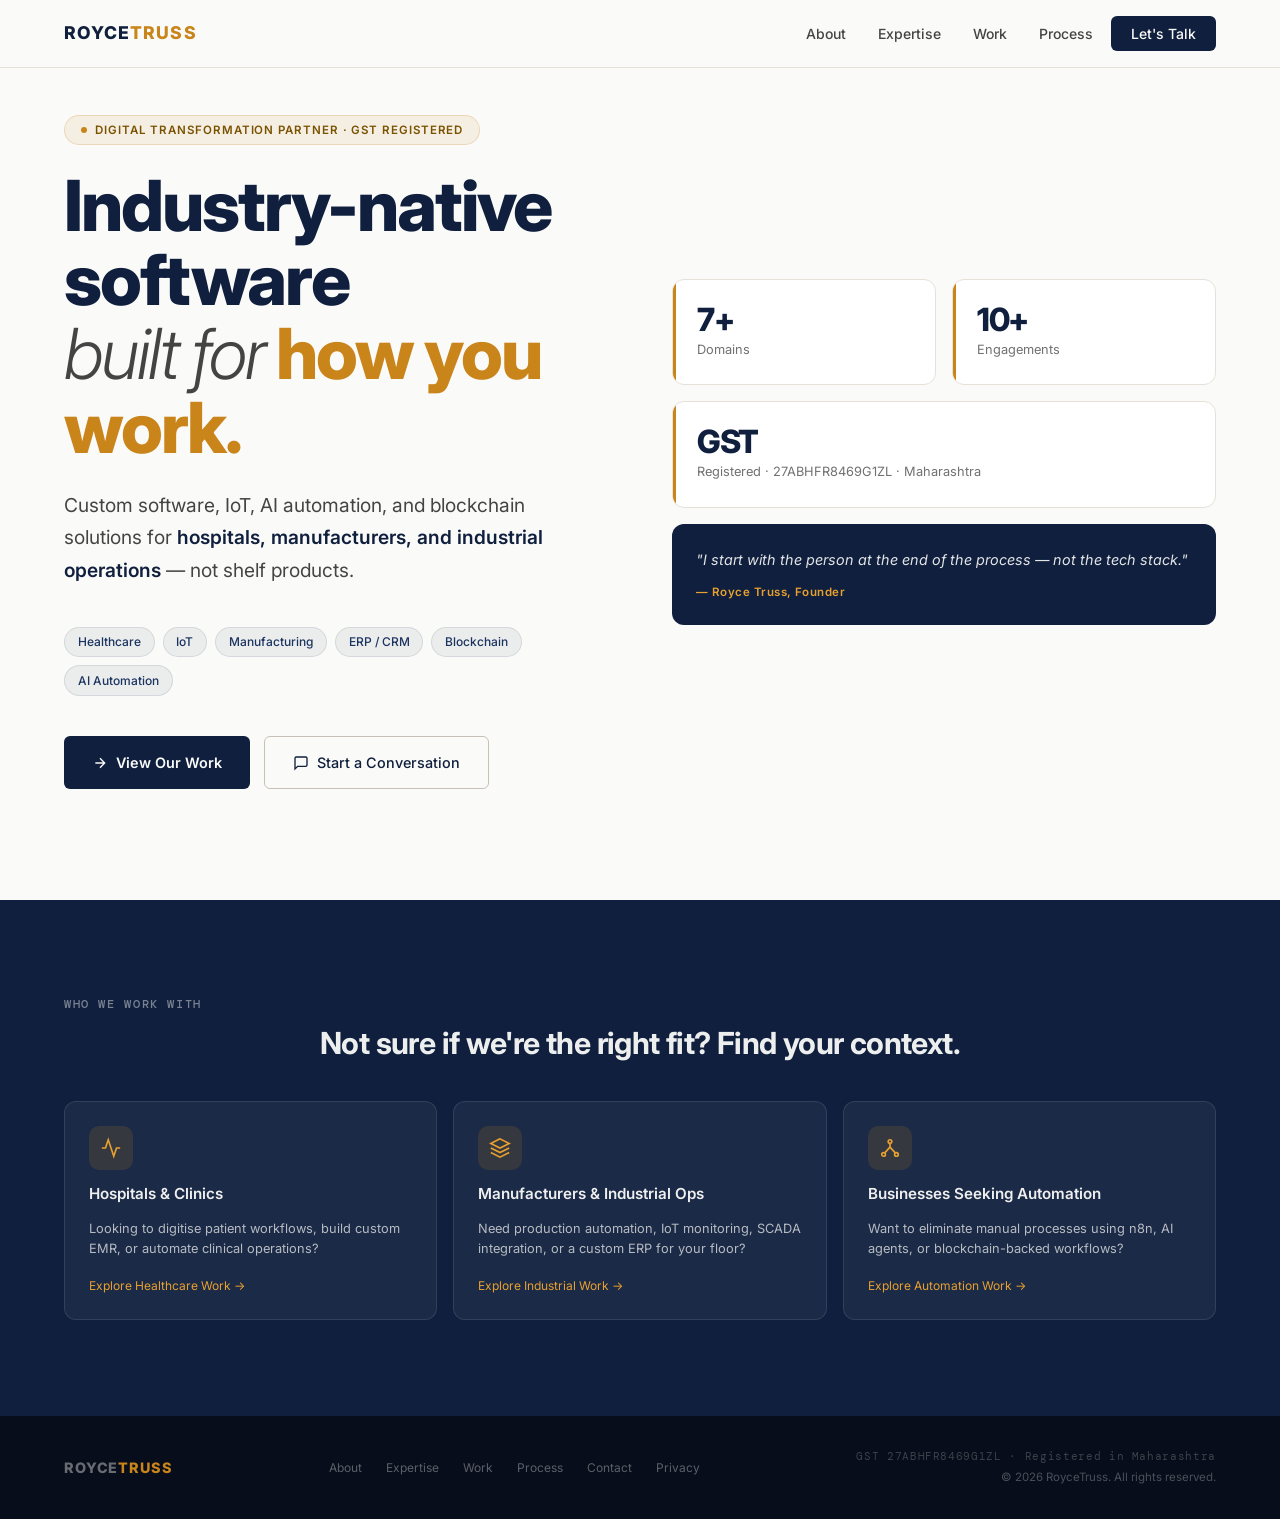
<file: index.html>
<!DOCTYPE html>
<html lang="en">
<head>
  <meta charset="UTF-8" />
  <script>document.documentElement.classList.add('js');</script>
  <meta name="viewport" content="width=device-width, initial-scale=1.0" />
  <title>RoyceTruss | Custom Software for Healthcare &amp; Industry, Nashik</title>
  <meta name="description" content="RoyceTruss engineers custom software, IoT, AI automation, and blockchain solutions for hospitals, manufacturers, and industrial operations. GST-registered, based in Nashik, Maharashtra." />
  <link rel="canonical" href="https://roycetruss.com/" />
  <link rel="icon" href="/static/images/Logo.svg" type="image/svg+xml" />
  <link rel="preconnect" href="https://fonts.googleapis.com" />
  <link rel="preconnect" href="https://fonts.gstatic.com" crossorigin />
  <link rel="preload" href="https://fonts.googleapis.com/css2?family=Inter:wght@300;400;500;600;700;800;900&family=DM+Mono:wght@400;500&display=swap" as="style" onload="this.onload=null;this.rel='stylesheet'" />
  <noscript><link rel="stylesheet" href="https://fonts.googleapis.com/css2?family=Inter:wght@300;400;500;600;700;800;900&family=DM+Mono:wght@400;500&display=swap" /></noscript>
  <link rel="stylesheet" href="/static/css/site.css" />
  <!-- Open Graph -->
  <meta property="og:type" content="website" />
  <meta property="og:url" content="https://roycetruss.com/" />
  <meta property="og:title" content="RoyceTruss | Custom Software for Healthcare &amp; Industry, Nashik" />
  <meta property="og:description" content="RoyceTruss engineers custom software, IoT, AI automation, and blockchain solutions for hospitals, manufacturers, and industrial operations. GST-registered, Nashik, Maharashtra." />
  <meta property="og:image" content="https://roycetruss.com/static/images/og-image.png" />
  <meta property="og:image:width" content="1200" />
  <meta property="og:image:height" content="630" />
  <meta property="og:image:type" content="image/png" />
  <meta property="og:site_name" content="RoyceTruss" />
  <!-- Twitter Card -->
  <meta name="twitter:card" content="summary_large_image" />
  <meta name="twitter:title" content="RoyceTruss | Custom Software for Healthcare &amp; Industry, Nashik" />
  <meta name="twitter:description" content="Custom software, IoT, AI automation, and blockchain for hospitals, manufacturers, and industrial operations." />
  <meta name="twitter:image" content="https://roycetruss.com/static/images/og-image.png" />
  <script type="application/ld+json">
  {
    "@context": "https://schema.org",
    "@graph": [
      {
        "@type": "Organization",
        "@id": "https://roycetruss.com/#organization",
        "name": "RoyceTruss",
        "url": "https://roycetruss.com",
        "logo": { "@type": "ImageObject", "url": "https://roycetruss.com/static/images/Logo.svg" },
        "description": "Custom software, IoT, AI automation, and blockchain solutions for hospitals, manufacturers, and industrial operations.",
        "address": {
          "@type": "PostalAddress",
          "addressLocality": "Nashik",
          "addressRegion": "Maharashtra",
          "addressCountry": "IN"
        },
        "taxID": "27ABHFR8469G1ZL",
        "contactPoint": { "@type": "ContactPoint", "contactType": "customer support", "url": "https://roycetruss.com/contact.html" },
        "knowsAbout": ["Healthcare Software", "IoT Systems", "Manufacturing Automation", "ERP", "CRM", "Blockchain", "n8n Workflow Automation", "AI Automation"]
      },
      {
        "@type": "LocalBusiness",
        "@id": "https://roycetruss.com/#localbusiness",
        "name": "RoyceTruss",
        "url": "https://roycetruss.com",
        "description": "Custom software for healthcare and industrial operations, based in Nashik, Maharashtra.",
        "address": {
          "@type": "PostalAddress",
          "addressLocality": "Nashik",
          "addressRegion": "Maharashtra",
          "addressCountry": "IN"
        },
        "priceRange": "₹₹₹",
        "areaServed": "IN"
      },
      {
        "@type": "WebSite",
        "@id": "https://roycetruss.com/#website",
        "url": "https://roycetruss.com",
        "name": "RoyceTruss",
        "publisher": { "@id": "https://roycetruss.com/#organization" }
      }
    ]
  }
  </script>
</head>
<body>
<a href="#main" class="skip-link">Skip to main content</a>

<div id="sticky-cta" aria-hidden="true">
  <a href="/contact.html" class="sticky-btn" tabindex="-1">
    <svg aria-hidden="true" viewBox="0 0 24 24"><path d="M21 15a2 2 0 0 1-2 2H7l-4 4V5a2 2 0 0 1 2-2h14a2 2 0 0 1 2 2z"/></svg>
    Let's Talk
  </a>
</div>

<nav id="mainNav" aria-label="Main navigation">
  <a href="/" class="nav-logo" aria-label="RoyceTruss home">ROYCE<span>TRUSS</span></a>
  <button class="hamburger" aria-label="Toggle navigation" aria-expanded="false" aria-controls="navLinks" id="hamburgerBtn">
    <span></span><span></span><span></span>
  </button>
  <ul class="nav-links" id="navLinks">
    <li><a href="/about.html">About</a></li>
    <li><a href="/expertise.html">Expertise</a></li>
    <li><a href="/work.html">Work</a></li>
    <li><a href="/process.html">Process</a></li>
    <li><a href="/contact.html" class="nav-cta">Let's Talk</a></li>
  </ul>
</nav>

<main id="main">
<!-- HERO -->
<section id="hero" aria-labelledby="hero-heading">
  <div class="hero-grid">
    <div class="hero-left">
      <div class="hero-badge">Digital Transformation Partner · GST Registered</div>
      <h1 class="hero-heading" id="hero-heading">
        Industry-native software<br/><em>built for</em> <span class="accent">how you work.</span>
      </h1>
      <p class="hero-sub">
        Custom software, IoT, AI automation, and blockchain solutions for
        <strong>hospitals, manufacturers, and industrial operations</strong> — not shelf products.
      </p>
      <div class="hero-tags">
        <span class="hero-tag">Healthcare</span>
        <span class="hero-tag">IoT</span>
        <span class="hero-tag">Manufacturing</span>
        <span class="hero-tag">ERP / CRM</span>
        <span class="hero-tag">Blockchain</span>
        <span class="hero-tag">AI Automation</span>
      </div>
      <div class="hero-actions">
        <a href="/work.html" class="btn-primary">
          <svg aria-hidden="true" viewBox="0 0 24 24"><path d="M5 12h14M12 5l7 7-7 7"/></svg>
          View Our Work
        </a>
        <a href="/contact.html" class="btn-outline">
          <svg aria-hidden="true" viewBox="0 0 24 24"><path d="M21 15a2 2 0 0 1-2 2H7l-4 4V5a2 2 0 0 1 2-2h14a2 2 0 0 1 2 2z"/></svg>
          Start a Conversation
        </a>
      </div>
    </div>
    <div class="hero-right-panel" aria-hidden="true">
      <div class="stat-row-cards">
        <div class="stat-card">
          <div class="stat-card-num">7+</div>
          <div class="stat-card-label">Domains</div>
        </div>
        <div class="stat-card">
          <div class="stat-card-num">10+</div>
          <div class="stat-card-label">Engagements</div>
        </div>
      </div>
      <div class="stat-card">
        <div class="stat-card-num">GST</div>
        <div class="stat-card-label">Registered · 27ABHFR8469G1ZL · Maharashtra</div>
      </div>
      <div class="quote-card">
        <p>"I start with the person at the end of the process — not the tech stack."</p>
        <div class="quote-card-attr">— Royce Truss, Founder</div>
      </div>
    </div>
  </div>
</section>

<!-- WHO IS THIS FOR -->
<div class="section who-section" role="region" aria-labelledby="who-heading">
  <div class="section-inner">
    <div class="section-eyebrow">Who we work with</div>
    <h2 class="section-title" id="who-heading">Not sure if we're the right fit? Find your context.</h2>
    <div class="who-grid">
      <a href="/expertise.html" class="who-card" aria-label="Explore Healthcare — Hospitals and Clinics">
        <div class="who-icon"><svg aria-hidden="true" viewBox="0 0 24 24"><path d="M22 12h-4l-3 9L9 3l-3 9H2"/></svg></div>
        <div class="who-name">Hospitals &amp; Clinics</div>
        <div class="who-desc">Looking to digitise patient workflows, build custom EMR, or automate clinical operations?</div>
        <div class="who-cta">Explore Healthcare Work →</div>
      </a>
      <a href="/expertise.html" class="who-card" aria-label="Explore Industrial — Manufacturers and Industrial Operations">
        <div class="who-icon"><svg aria-hidden="true" viewBox="0 0 24 24"><path d="M12 2L2 7l10 5 10-5-10-5zM2 17l10 5 10-5M2 12l10 5 10-5"/></svg></div>
        <div class="who-name">Manufacturers &amp; Industrial Ops</div>
        <div class="who-desc">Need production automation, IoT monitoring, SCADA integration, or a custom ERP for your floor?</div>
        <div class="who-cta">Explore Industrial Work →</div>
      </a>
      <a href="/expertise.html" class="who-card" aria-label="Explore Automation — n8n, AI and Workflow Automation">
        <div class="who-icon"><svg aria-hidden="true" viewBox="0 0 24 24"><circle cx="12" cy="5" r="2"/><circle cx="5" cy="19" r="2"/><circle cx="19" cy="19" r="2"/><path d="M12 7v4M12 11l-5.5 6M12 11l5.5 6"/></svg></div>
        <div class="who-name">Businesses Seeking Automation</div>
        <div class="who-desc">Want to eliminate manual processes using n8n, AI agents, or blockchain-backed workflows?</div>
        <div class="who-cta">Explore Automation Work →</div>
      </a>
    </div>
  </div>
</div>

</main>

<footer>
  <a href="/" class="footer-logo" aria-label="Return to home">ROYCE<span>TRUSS</span></a>
  <nav aria-label="Footer navigation">
    <ul class="footer-nav">
      <li><a href="/about.html">About</a></li>
      <li><a href="/expertise.html">Expertise</a></li>
      <li><a href="/work.html">Work</a></li>
      <li><a href="/process.html">Process</a></li>
      <li><a href="/contact.html">Contact</a></li>
      <li><a href="/privacy.html">Privacy</a></li>
    </ul>
  </nav>
  <div class="footer-meta">
    <div class="footer-gst">GST 27ABHFR8469G1ZL · Registered in Maharashtra</div>
    <div class="footer-copy">© <span id="copy-year"></span> RoyceTruss. All rights reserved.</div>
  </div>
</footer>

<script src="/static/js/site.js"></script>
</body>
</html>
</file>
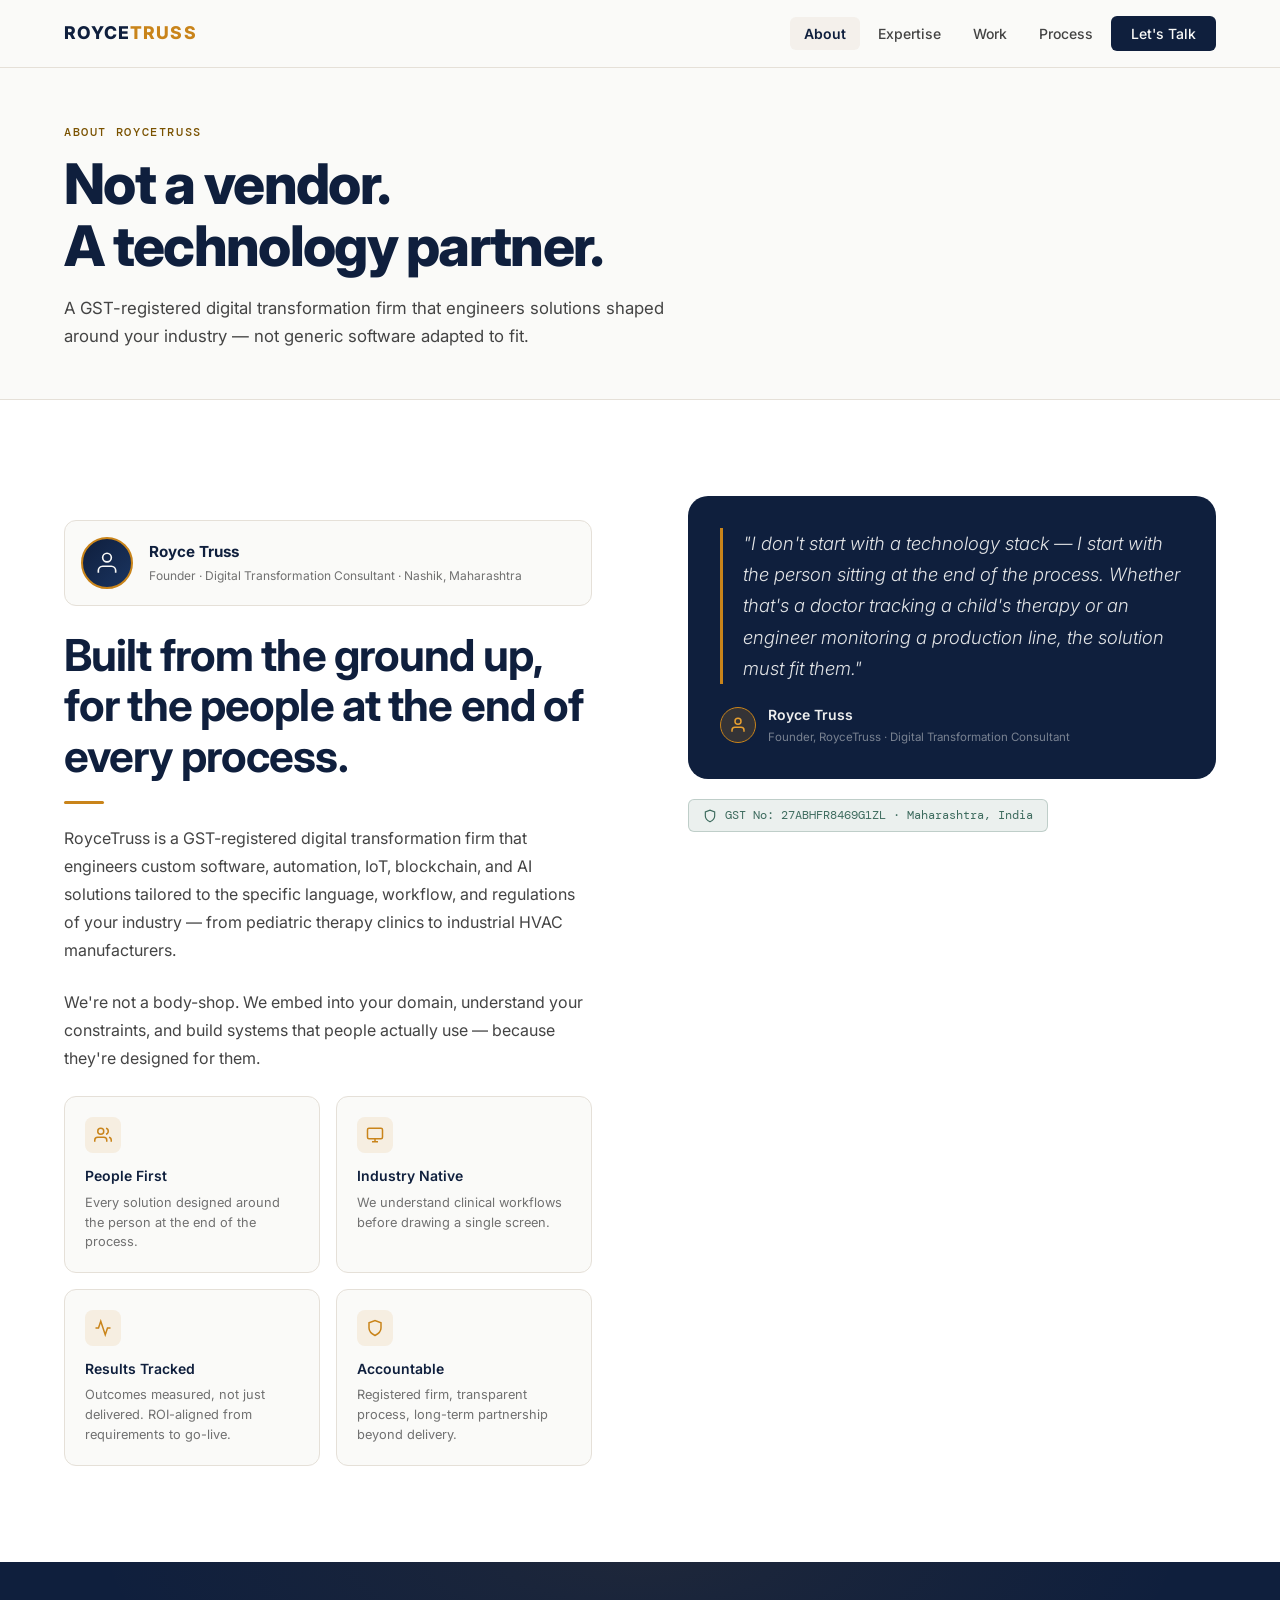
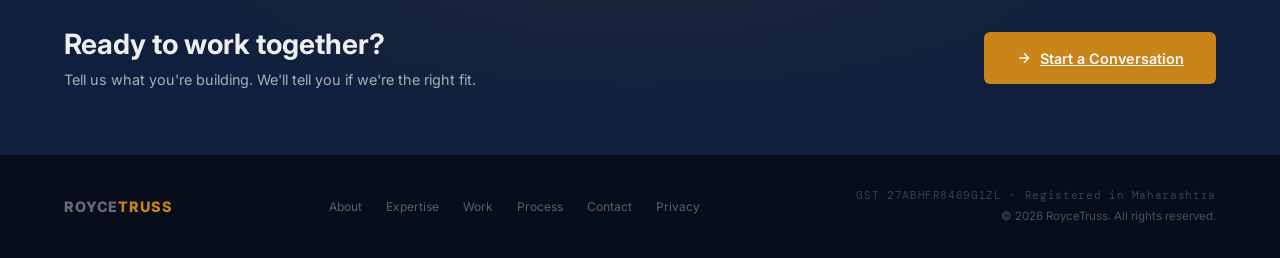
<file: about.html>
<!DOCTYPE html>
<html lang="en">
<head>
  <meta charset="UTF-8" />
  <script>document.documentElement.classList.add('js');</script>
  <meta name="viewport" content="width=device-width, initial-scale=1.0" />
  <title>About — RoyceTruss | Digital Transformation Partner, Nashik</title>
  <meta name="description" content="RoyceTruss is a GST-registered digital transformation firm founded by Royce Truss in Nashik, Maharashtra. We engineer custom software for healthcare, manufacturing, and industrial operations." />
  <link rel="canonical" href="https://roycetruss.com/about.html" />
  <link rel="icon" href="/static/images/Logo.svg" type="image/svg+xml" />
  <link rel="preconnect" href="https://fonts.googleapis.com" />
  <link rel="preconnect" href="https://fonts.gstatic.com" crossorigin />
  <link rel="preload" href="https://fonts.googleapis.com/css2?family=Inter:wght@300;400;500;600;700;800;900&family=DM+Mono:wght@400;500&display=swap" as="style" onload="this.onload=null;this.rel='stylesheet'" />
  <noscript><link rel="stylesheet" href="https://fonts.googleapis.com/css2?family=Inter:wght@300;400;500;600;700;800;900&family=DM+Mono:wght@400;500&display=swap" /></noscript>
  <link rel="stylesheet" href="/static/css/site.css" />
  <!-- Open Graph -->
  <meta property="og:type" content="website" />
  <meta property="og:url" content="https://roycetruss.com/about.html" />
  <meta property="og:title" content="About — RoyceTruss | Digital Transformation Partner, Nashik" />
  <meta property="og:description" content="RoyceTruss is a GST-registered digital transformation firm in Nashik, Maharashtra. We engineer custom software for healthcare, manufacturing, and industrial operations." />
  <meta property="og:image" content="https://roycetruss.com/static/images/og-image.png" />
  <meta property="og:image:width" content="1200" />
  <meta property="og:image:height" content="630" />
  <meta property="og:image:type" content="image/png" />
  <meta property="og:site_name" content="RoyceTruss" />
  <!-- Twitter Card -->
  <meta name="twitter:card" content="summary_large_image" />
  <meta name="twitter:title" content="About — RoyceTruss | Digital Transformation Partner, Nashik" />
  <meta name="twitter:description" content="GST-registered digital transformation firm in Nashik. Custom software for healthcare, manufacturing, and industrial operations." />
  <meta name="twitter:image" content="https://roycetruss.com/static/images/og-image.png" />
  <script type="application/ld+json">
  {
    "@context": "https://schema.org",
    "@graph": [
      {
        "@type": "AboutPage",
        "@id": "https://roycetruss.com/about.html",
        "url": "https://roycetruss.com/about.html",
        "name": "About RoyceTruss",
        "description": "RoyceTruss is a GST-registered digital transformation firm based in Nashik, Maharashtra.",
        "publisher": { "@id": "https://roycetruss.com/#organization" },
        "breadcrumb": {
          "@type": "BreadcrumbList",
          "itemListElement": [
            { "@type": "ListItem", "position": 1, "name": "Home", "item": "https://roycetruss.com/" },
            { "@type": "ListItem", "position": 2, "name": "About", "item": "https://roycetruss.com/about.html" }
          ]
        }
      },
      {
        "@type": "Person",
        "@id": "https://roycetruss.com/#founder",
        "name": "Royce Truss",
        "jobTitle": "Founder",
        "worksFor": { "@id": "https://roycetruss.com/#organization" },
        "description": "Founder of RoyceTruss. Starts with the person at the end of the process, not the tech stack."
      }
    ]
  }
  </script>
</head>
<body>
<a href="#main" class="skip-link">Skip to main content</a>

<div id="sticky-cta" aria-hidden="true">
  <a href="/contact.html" class="sticky-btn" tabindex="-1">
    <svg aria-hidden="true" viewBox="0 0 24 24"><path d="M21 15a2 2 0 0 1-2 2H7l-4 4V5a2 2 0 0 1 2-2h14a2 2 0 0 1 2 2z"/></svg>
    Let's Talk
  </a>
</div>

<nav id="mainNav" aria-label="Main navigation">
  <a href="/" class="nav-logo" aria-label="RoyceTruss home">ROYCE<span>TRUSS</span></a>
  <button class="hamburger" aria-label="Toggle navigation" aria-expanded="false" aria-controls="navLinks" id="hamburgerBtn">
    <span></span><span></span><span></span>
  </button>
  <ul class="nav-links" id="navLinks">
    <li><a href="/about.html" aria-current="page">About</a></li>
    <li><a href="/expertise.html">Expertise</a></li>
    <li><a href="/work.html">Work</a></li>
    <li><a href="/process.html">Process</a></li>
    <li><a href="/contact.html" class="nav-cta">Let's Talk</a></li>
  </ul>
</nav>

<main id="main">

<div class="page-hero">
  <div class="page-hero-inner">
    <div class="section-eyebrow">About RoyceTruss</div>
    <h1>Not a vendor.<br/>A technology partner.</h1>
    <p class="page-hero-sub">A GST-registered digital transformation firm that engineers solutions shaped around your industry — not generic software adapted to fit.</p>
  </div>
</div>

<!-- ABOUT -->
<section class="section about-section" aria-labelledby="about-heading">
  <div class="section-inner about-grid">
    <div class="reveal">
      <div class="founder-row">
        <div class="founder-avatar"><svg aria-hidden="true" viewBox="0 0 24 24"><path d="M20 21v-2a4 4 0 0 0-4-4H8a4 4 0 0 0-4 4v2"/><circle cx="12" cy="7" r="4"/></svg></div>
        <div>
          <div class="founder-name">Royce Truss</div>
          <div class="founder-title">Founder · Digital Transformation Consultant · Nashik, Maharashtra</div>
        </div>
      </div>
      <h2 class="section-title" id="about-heading" style="margin-top:0.5rem;">Built from the ground up, for the people at the end of every process.</h2>
      <div class="divider"></div>
      <p class="body-text">RoyceTruss is a GST-registered digital transformation firm that engineers custom software, automation, IoT, blockchain, and AI solutions tailored to the specific language, workflow, and regulations of your industry — from pediatric therapy clinics to industrial HVAC manufacturers.</p>
      <p class="body-text">We're not a body-shop. We embed into your domain, understand your constraints, and build systems that people actually use — because they're designed for them.</p>
      <div class="values-grid">
        <div class="value-card">
          <div class="value-icon"><svg aria-hidden="true" viewBox="0 0 24 24"><path d="M17 21v-2a4 4 0 0 0-4-4H5a4 4 0 0 0-4 4v2"/><circle cx="9" cy="7" r="4"/><path d="M23 21v-2a4 4 0 0 0-3-3.87M16 3.13a4 4 0 0 1 0 7.75"/></svg></div>
          <div class="value-name">People First</div>
          <div class="value-desc">Every solution designed around the person at the end of the process.</div>
        </div>
        <div class="value-card">
          <div class="value-icon"><svg aria-hidden="true" viewBox="0 0 24 24"><rect x="2" y="3" width="20" height="14" rx="2"/><path d="M8 21h8M12 17v4"/></svg></div>
          <div class="value-name">Industry Native</div>
          <div class="value-desc">We understand clinical workflows before drawing a single screen.</div>
        </div>
        <div class="value-card">
          <div class="value-icon"><svg aria-hidden="true" viewBox="0 0 24 24"><polyline points="22 12 18 12 15 21 9 3 6 12 2 12"/></svg></div>
          <div class="value-name">Results Tracked</div>
          <div class="value-desc">Outcomes measured, not just delivered. ROI-aligned from requirements to go-live.</div>
        </div>
        <div class="value-card">
          <div class="value-icon"><svg aria-hidden="true" viewBox="0 0 24 24"><path d="M12 22s8-4 8-10V5l-8-3-8 3v7c0 6 8 10 8 10z"/></svg></div>
          <div class="value-name">Accountable</div>
          <div class="value-desc">Registered firm, transparent process, long-term partnership beyond delivery.</div>
        </div>
      </div>
    </div>
    <div class="reveal">
      <div class="blockquote-card">
        <blockquote>"I don't start with a technology stack — I start with the person sitting at the end of the process. Whether that's a doctor tracking a child's therapy or an engineer monitoring a production line, the solution must fit them."</blockquote>
        <div class="blockquote-attr">
          <div class="attr-avatar"><svg aria-hidden="true" viewBox="0 0 24 24"><path d="M20 21v-2a4 4 0 0 0-4-4H8a4 4 0 0 0-4 4v2"/><circle cx="12" cy="7" r="4"/></svg></div>
          <div>
            <div class="attr-name">Royce Truss</div>
            <div class="attr-role">Founder, RoyceTruss · Digital Transformation Consultant</div>
          </div>
        </div>
      </div>
      <div class="gst-tag">
        <svg aria-hidden="true" width="14" height="14" viewBox="0 0 24 24" fill="none" stroke="currentColor" stroke-width="2"><path d="M12 22s8-4 8-10V5l-8-3-8 3v7c0 6 8 10 8 10z"/></svg>
        GST No: 27ABHFR8469G1ZL · Maharashtra, India
      </div>
    </div>
  </div>
</section>

<!-- CTA STRIP -->
<div class="cta-strip">
  <div class="cta-strip-inner">
    <div class="cta-strip-text-block">
      <div class="cta-strip-heading">Ready to work together?</div>
      <div class="cta-strip-sub">Tell us what you're building. We'll tell you if we're the right fit.</div>
    </div>
    <a href="/contact.html" class="btn-amber">
      <svg aria-hidden="true" viewBox="0 0 24 24"><path d="M5 12h14M12 5l7 7-7 7"/></svg>
      Start a Conversation
    </a>
  </div>
</div>

</main>

<footer>
  <a href="/" class="footer-logo" aria-label="Return to home">ROYCE<span>TRUSS</span></a>
  <nav aria-label="Footer navigation">
    <ul class="footer-nav">
      <li><a href="/about.html">About</a></li>
      <li><a href="/expertise.html">Expertise</a></li>
      <li><a href="/work.html">Work</a></li>
      <li><a href="/process.html">Process</a></li>
      <li><a href="/contact.html">Contact</a></li>
      <li><a href="/privacy.html">Privacy</a></li>
    </ul>
  </nav>
  <div class="footer-meta">
    <div class="footer-gst">GST 27ABHFR8469G1ZL · Registered in Maharashtra</div>
    <div class="footer-copy">© <span id="copy-year"></span> RoyceTruss. All rights reserved.</div>
  </div>
</footer>

<script src="/static/js/site.js"></script>
</body>
</html>
</file>
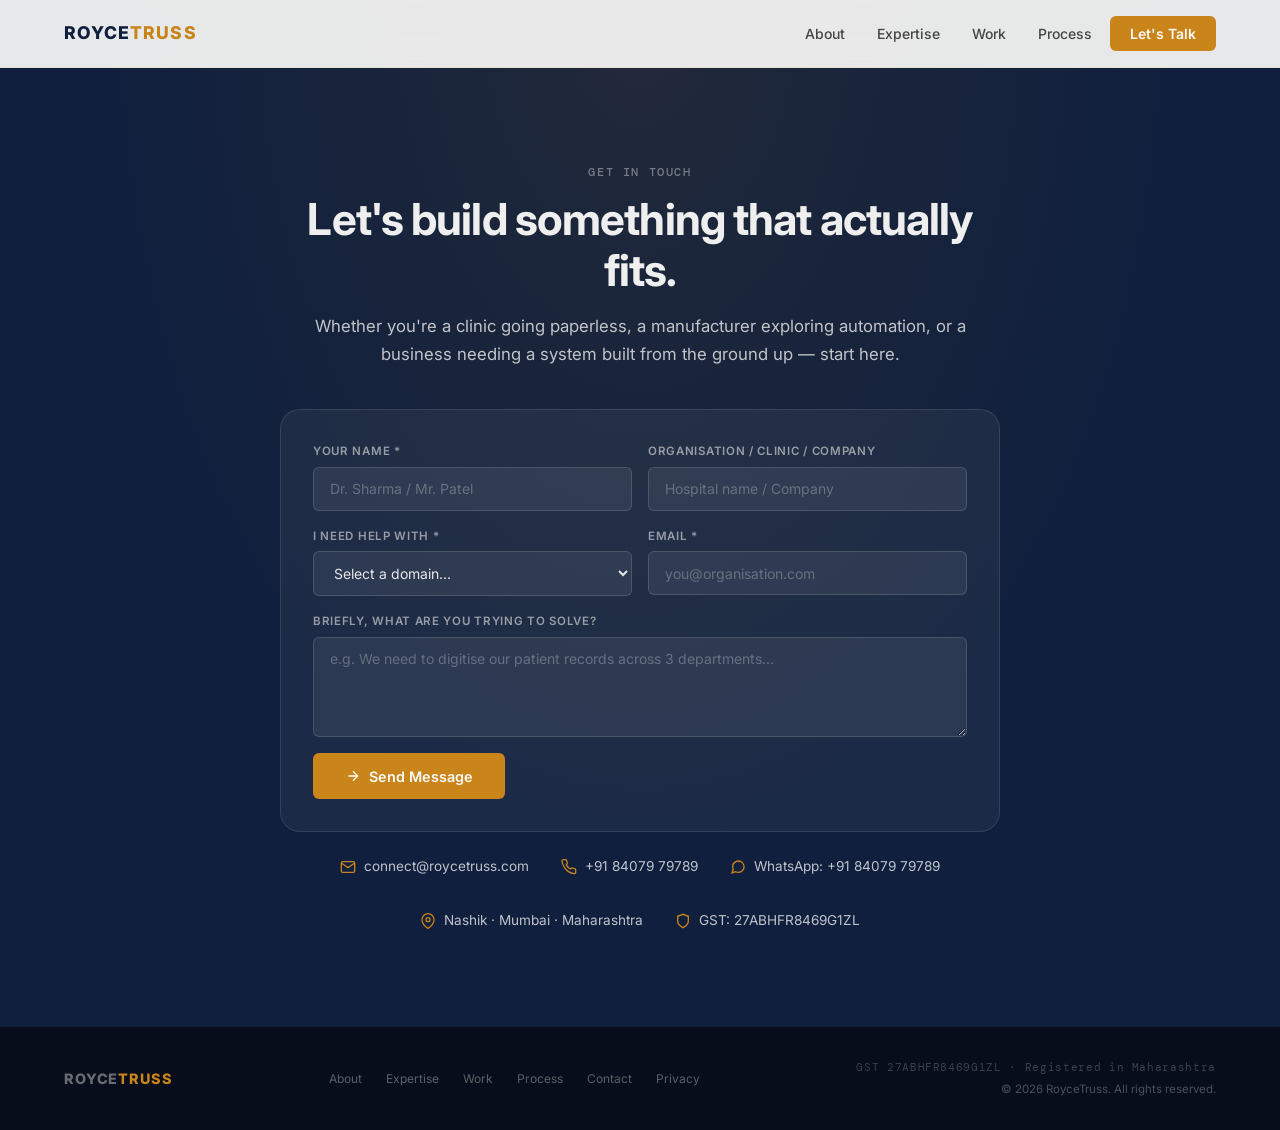
<file: contact.html>
<!DOCTYPE html>
<html lang="en">
<head>
  <meta charset="UTF-8" />
  <script>document.documentElement.classList.add('js');</script>
  <meta name="viewport" content="width=device-width, initial-scale=1.0" />
  <title>Contact — RoyceTruss | Start a Conversation</title>
  <meta name="description" content="Get in touch with RoyceTruss. Whether you're a clinic going paperless, a manufacturer exploring automation, or a business needing a system built from the ground up — start here." />
  <link rel="canonical" href="https://roycetruss.com/contact.html" />
  <link rel="icon" href="/static/images/Logo.svg" type="image/svg+xml" />
  <link rel="preconnect" href="https://fonts.googleapis.com" />
  <link rel="preconnect" href="https://fonts.gstatic.com" crossorigin />
  <link rel="preload" href="https://fonts.googleapis.com/css2?family=Inter:wght@300;400;500;600;700;800;900&family=DM+Mono:wght@400;500&display=swap" as="style" onload="this.onload=null;this.rel='stylesheet'" />
  <noscript><link rel="stylesheet" href="https://fonts.googleapis.com/css2?family=Inter:wght@300;400;500;600;700;800;900&family=DM+Mono:wght@400;500&display=swap" /></noscript>
  <link rel="stylesheet" href="/static/css/site.css" />
  <script src="https://challenges.cloudflare.com/turnstile/v0/api.js" async defer></script>
  <!-- Open Graph -->
  <meta property="og:type" content="website" />
  <meta property="og:url" content="https://roycetruss.com/contact.html" />
  <meta property="og:title" content="Contact — RoyceTruss | Start a Conversation" />
  <meta property="og:description" content="Get in touch with RoyceTruss. Whether you're a clinic going paperless, a manufacturer exploring automation, or a business needing a system built from the ground up — start here." />
  <meta property="og:image" content="https://roycetruss.com/static/images/og-image.png" />
  <meta property="og:image:width" content="1200" />
  <meta property="og:image:height" content="630" />
  <meta property="og:image:type" content="image/png" />
  <meta property="og:site_name" content="RoyceTruss" />
  <!-- Twitter Card -->
  <meta name="twitter:card" content="summary_large_image" />
  <meta name="twitter:title" content="Contact — RoyceTruss | Start a Conversation" />
  <meta name="twitter:description" content="Clinic going paperless? Manufacturer exploring automation? Business needing a custom system? Start the conversation." />
  <meta name="twitter:image" content="https://roycetruss.com/static/images/og-image.png" />
  <script type="application/ld+json">
  {
    "@context": "https://schema.org",
    "@graph": [
      {
        "@type": "ContactPage",
        "@id": "https://roycetruss.com/contact.html",
        "url": "https://roycetruss.com/contact.html",
        "name": "Contact RoyceTruss",
        "description": "Get in touch with RoyceTruss to start a project conversation.",
        "publisher": { "@id": "https://roycetruss.com/#organization" }
      },
      {
        "@type": "BreadcrumbList",
        "itemListElement": [
          { "@type": "ListItem", "position": 1, "name": "Home", "item": "https://roycetruss.com/" },
          { "@type": "ListItem", "position": 2, "name": "Contact", "item": "https://roycetruss.com/contact.html" }
        ]
      }
    ]
  }
  </script>
  <style>
    .contact-section.page-first {
      padding-top: calc(var(--nav-h) + var(--space-2xl));
      min-height: 100svh;
    }
  </style>
</head>
<body>
<a href="#main" class="skip-link">Skip to main content</a>

<nav id="mainNav" aria-label="Main navigation">
  <a href="/" class="nav-logo" aria-label="RoyceTruss home">ROYCE<span>TRUSS</span></a>
  <button class="hamburger" aria-label="Toggle navigation" aria-expanded="false" aria-controls="navLinks" id="hamburgerBtn">
    <span></span><span></span><span></span>
  </button>
  <ul class="nav-links" id="navLinks">
    <li><a href="/about.html">About</a></li>
    <li><a href="/expertise.html">Expertise</a></li>
    <li><a href="/work.html">Work</a></li>
    <li><a href="/process.html">Process</a></li>
    <li><a href="/contact.html" class="nav-cta" aria-current="page">Let's Talk</a></li>
  </ul>
</nav>

<main id="main">
<section class="section contact-section page-first" aria-labelledby="contact-heading">
  <div class="contact-inner">
    <div class="section-eyebrow">Get in Touch</div>
    <h1 class="section-title" id="contact-heading">Let's build something that actually fits.</h1>
    <p class="contact-tagline">Whether you're a clinic going paperless, a manufacturer exploring automation, or a business needing a system built from the ground up — start here.</p>
    <div class="contact-form-box">
      <form id="contactFormWrap" novalidate>
        <div class="form-grid">
          <div class="form-field">
            <label for="f-name">Your Name <span aria-hidden="true">*</span></label>
            <input type="text" id="f-name" name="name" aria-describedby="err-name" placeholder="Dr. Sharma / Mr. Patel" autocomplete="name" required />
            <span class="field-error" id="err-name" role="alert"></span>
          </div>
          <div class="form-field">
            <label for="f-org">Organisation / Clinic / Company</label>
            <input type="text" id="f-org" name="org" placeholder="Hospital name / Company" autocomplete="organization" />
          </div>
          <div class="form-field">
            <label for="f-type">I need help with <span aria-hidden="true">*</span></label>
            <select id="f-type" name="type" aria-describedby="err-type" required>
              <option value="" disabled selected hidden>Select a domain...</option>
              <option>Healthcare / Clinic Software</option>
              <option>IoT / Connected Devices</option>
              <option>Manufacturing / Automation</option>
              <option>ERP / CRM System</option>
              <option>Blockchain Solution</option>
              <option>n8n / Workflow Automation</option>
              <option>AI Automation / Agents</option>
              <option>Something else</option>
            </select>
            <span class="field-error" id="err-type" role="alert"></span>
          </div>
          <div class="form-field">
            <label for="f-email">Email <span aria-hidden="true">*</span></label>
            <input type="email" id="f-email" name="email" aria-describedby="err-email" placeholder="you@organisation.com" autocomplete="email" required />
            <span class="field-error" id="err-email" role="alert"></span>
          </div>
          <div class="form-field form-full">
            <label for="f-msg">Briefly, what are you trying to solve?</label>
            <textarea id="f-msg" name="message" placeholder="e.g. We need to digitise our patient records across 3 departments..."></textarea>
          </div>
        </div>
        <input type="text" name="_gotcha" class="form-honeypot" tabindex="-1" aria-hidden="true" autocomplete="off" />
        <div class="cf-turnstile" data-sitekey="0x4AAAAAADN2QcmjDMcyItRW" data-theme="dark" style="margin-bottom:1rem"></div>
        <button class="btn-amber" id="submitBtn" type="submit">
          <svg aria-hidden="true" viewBox="0 0 24 24"><path d="M5 12h14M12 5l7 7-7 7"/></svg>
          Send Message
        </button>
      </form>
      <div class="form-success" id="formSuccess" role="status">
        ✓ Message received. We'll be in touch within 24 hours.
        <br><button id="resetFormBtn" class="btn-amber" style="margin-top:1rem;font-size:0.8rem;padding:0.6rem 1.2rem" type="button">Send another message</button>
      </div>
      <div class="form-error-msg" id="formError" role="alert">
        ✗ Something went wrong. Please email <a id="email-link-fallback" href="#"></a> directly.
      </div>
    </div>
    <div class="contact-details">
      <div class="contact-detail">
        <svg aria-hidden="true" viewBox="0 0 24 24"><path d="M4 4h16c1.1 0 2 .9 2 2v12c0 1.1-.9 2-2 2H4c-1.1 0-2-.9-2-2V6c0-1.1.9-2 2-2z"/><polyline points="22,6 12,13 2,6"/></svg>
        <a href="#" id="email-link"></a>
      </div>
      <div class="contact-detail">
        <svg aria-hidden="true" viewBox="0 0 24 24"><path d="M22 16.92v3a2 2 0 0 1-2.18 2 19.79 19.79 0 0 1-8.63-3.07A19.5 19.5 0 0 1 4.69 12 19.79 19.79 0 0 1 1.61 3.38 2 2 0 0 1 3.6 1h3a2 2 0 0 1 2 1.72c.127.96.361 1.903.7 2.81a2 2 0 0 1-.45 2.11L7.91 8.77a16 16 0 0 0 6.29 6.29l.97-.97a2 2 0 0 1 2.11-.45c.907.339 1.85.573 2.81.7A2 2 0 0 1 22 16.92z"/></svg>
        <a href="#" id="phone-link" aria-label="Call RoyceTruss"></a>
      </div>
      <div class="contact-detail">
        <svg aria-hidden="true" viewBox="0 0 24 24"><path d="M21 11.5a8.38 8.38 0 0 1-.9 3.8 8.5 8.5 0 0 1-7.6 4.7 8.38 8.38 0 0 1-3.8-.9L3 21l1.9-5.7a8.38 8.38 0 0 1-.9-3.8 8.5 8.5 0 0 1 4.7-7.6 8.38 8.38 0 0 1 3.8-.9h.5a8.48 8.48 0 0 1 8 8v.5z"/></svg>
        <a href="#" id="wa-link" target="_blank" rel="noopener" aria-label="WhatsApp RoyceTruss"></a>
      </div>
      <div class="contact-detail">
        <svg aria-hidden="true" viewBox="0 0 24 24"><path d="M21 10c0 7-9 13-9 13s-9-6-9-13a9 9 0 0 1 18 0z"/><circle cx="12" cy="10" r="3"/></svg>
        Nashik · Mumbai · Maharashtra
      </div>
      <div class="contact-detail">
        <svg aria-hidden="true" viewBox="0 0 24 24"><path d="M12 22s8-4 8-10V5l-8-3-8 3v7c0 6 8 10 8 10z"/></svg>
        GST: 27ABHFR8469G1ZL
      </div>
    </div>
  </div>
</section>
</main>

<footer>
  <a href="/" class="footer-logo" aria-label="Return to home">ROYCE<span>TRUSS</span></a>
  <nav aria-label="Footer navigation">
    <ul class="footer-nav">
      <li><a href="/about.html">About</a></li>
      <li><a href="/expertise.html">Expertise</a></li>
      <li><a href="/work.html">Work</a></li>
      <li><a href="/process.html">Process</a></li>
      <li><a href="/contact.html">Contact</a></li>
      <li><a href="/privacy.html">Privacy</a></li>
    </ul>
  </nav>
  <div class="footer-meta">
    <div class="footer-gst">GST 27ABHFR8469G1ZL · Registered in Maharashtra</div>
    <div class="footer-copy">© <span id="copy-year"></span> RoyceTruss. All rights reserved.</div>
  </div>
</footer>

<script src="/static/js/site.js"></script>
<script src="/static/js/form.js"></script>
</body>
</html>
</file>
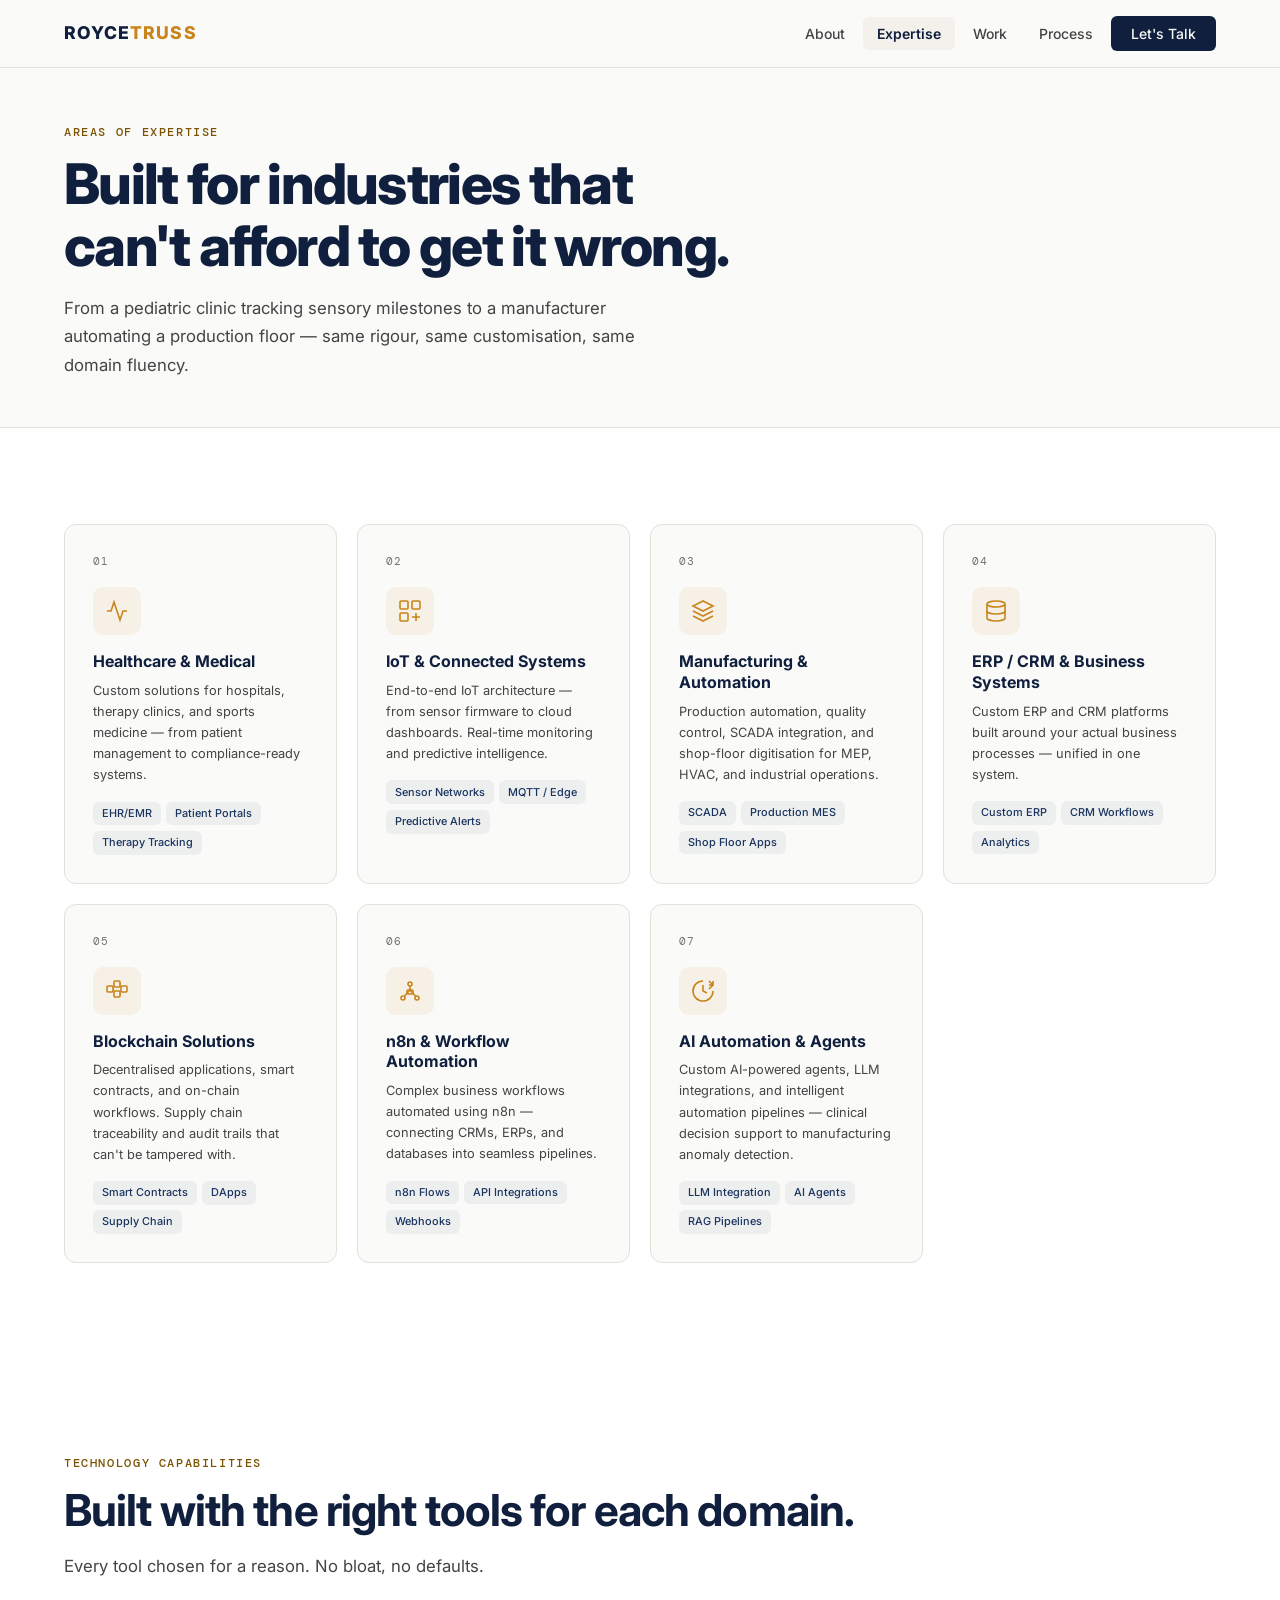
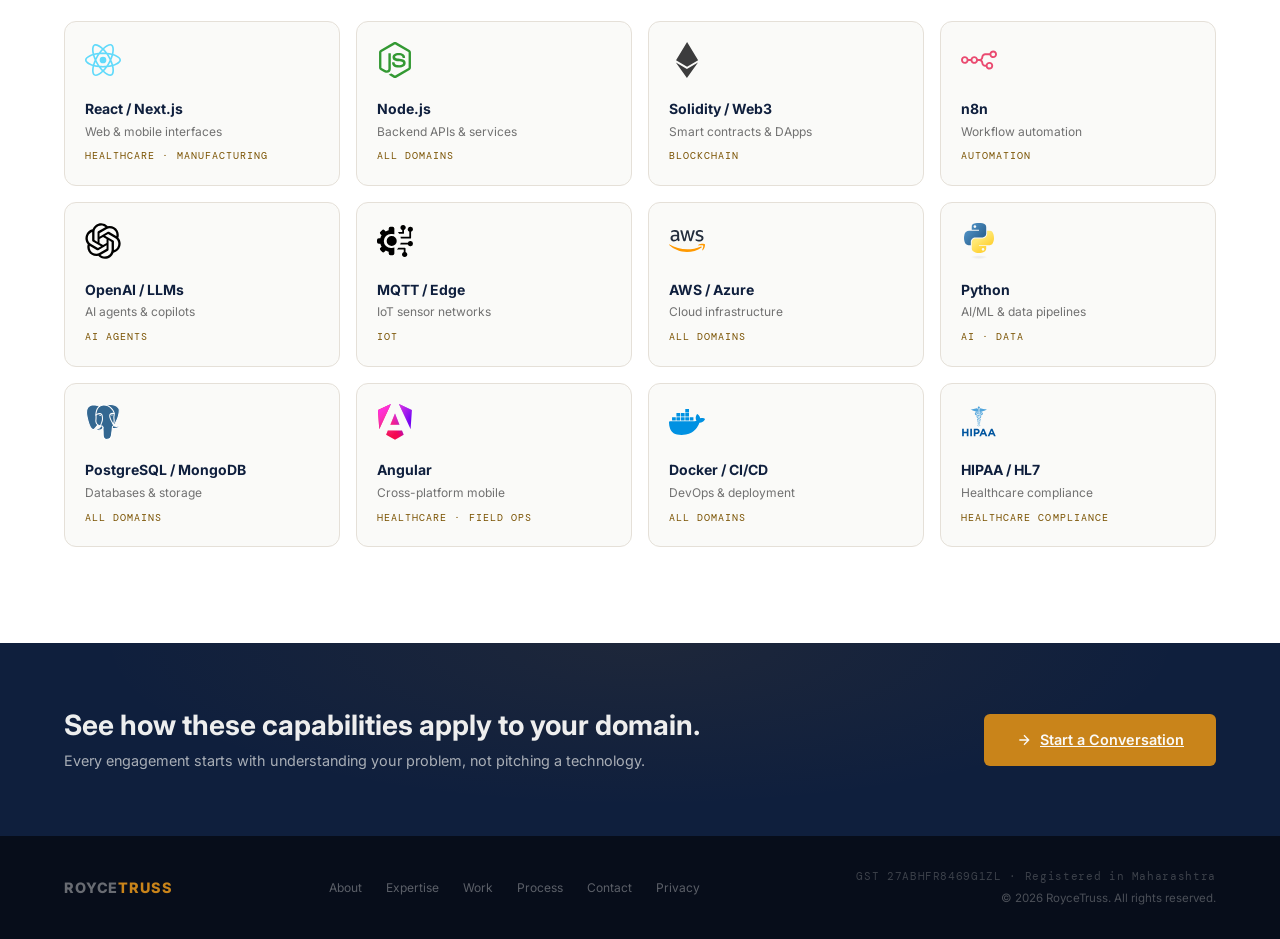
<file: expertise.html>
<!DOCTYPE html>
<html lang="en">
<head>
  <meta charset="UTF-8" />
  <script>document.documentElement.classList.add('js');</script>
  <meta name="viewport" content="width=device-width, initial-scale=1.0" />
  <title>Expertise | RoyceTruss — Healthcare, IoT, AI &amp; Blockchain</title>
  <meta name="description" content="RoyceTruss specialises in 7 domains: Healthcare software, IoT systems, Manufacturing automation, ERP/CRM, Blockchain, n8n workflow automation, and AI agents. Built for industries that can't afford to get it wrong." />
  <link rel="canonical" href="https://roycetruss.com/expertise.html" />
  <link rel="icon" href="/static/images/Logo.svg" type="image/svg+xml" />
  <link rel="preconnect" href="https://fonts.googleapis.com" />
  <link rel="preconnect" href="https://fonts.gstatic.com" crossorigin />
  <link rel="preload" href="https://fonts.googleapis.com/css2?family=Inter:wght@300;400;500;600;700;800;900&family=DM+Mono:wght@400;500&display=swap" as="style" onload="this.onload=null;this.rel='stylesheet'" />
  <noscript><link rel="stylesheet" href="https://fonts.googleapis.com/css2?family=Inter:wght@300;400;500;600;700;800;900&family=DM+Mono:wght@400;500&display=swap" /></noscript>
  <link rel="stylesheet" href="/static/css/site.css" />
  <!-- Open Graph -->
  <meta property="og:type" content="website" />
  <meta property="og:url" content="https://roycetruss.com/expertise.html" />
  <meta property="og:title" content="Expertise | RoyceTruss — Healthcare, IoT, AI &amp; Blockchain" />
  <meta property="og:description" content="RoyceTruss specialises in 7 domains: Healthcare software, IoT systems, Manufacturing automation, ERP/CRM, Blockchain, n8n workflow automation, and AI agents. Built for industries that can't afford to get it wrong." />
  <meta property="og:image" content="https://roycetruss.com/static/images/og-image.png" />
  <meta property="og:image:width" content="1200" />
  <meta property="og:image:height" content="630" />
  <meta property="og:image:type" content="image/png" />
  <meta property="og:site_name" content="RoyceTruss" />
  <!-- Twitter Card -->
  <meta name="twitter:card" content="summary_large_image" />
  <meta name="twitter:title" content="Expertise | RoyceTruss — Healthcare, IoT, AI &amp; Blockchain" />
  <meta name="twitter:description" content="7 domains: Healthcare, IoT, Manufacturing, ERP/CRM, Blockchain, n8n, AI agents. Built for industries that can't afford to get it wrong." />
  <meta name="twitter:image" content="https://roycetruss.com/static/images/og-image.png" />
  <script type="application/ld+json">
  {
    "@context": "https://schema.org",
    "@graph": [
      {
        "@type": "ItemList",
        "name": "RoyceTruss Expertise Domains",
        "description": "7 specialist domains: Healthcare, IoT, Manufacturing, ERP/CRM, Blockchain, n8n Automation, AI Agents.",
        "url": "https://roycetruss.com/expertise.html",
        "itemListElement": [
          { "@type": "ListItem", "position": 1, "item": { "@type": "Service", "name": "Healthcare & Medical Software", "provider": { "@id": "https://roycetruss.com/#organization" }, "description": "Custom solutions for hospitals, therapy clinics, and sports medicine — EHR/EMR, patient portals, therapy tracking." } },
          { "@type": "ListItem", "position": 2, "item": { "@type": "Service", "name": "IoT & Connected Systems", "provider": { "@id": "https://roycetruss.com/#organization" }, "description": "End-to-end IoT architecture — sensor firmware to cloud dashboards, MQTT, real-time monitoring." } },
          { "@type": "ListItem", "position": 3, "item": { "@type": "Service", "name": "Manufacturing & Automation", "provider": { "@id": "https://roycetruss.com/#organization" }, "description": "Production automation, quality control, SCADA integration, and shop-floor digitisation." } },
          { "@type": "ListItem", "position": 4, "item": { "@type": "Service", "name": "ERP / CRM & Business Systems", "provider": { "@id": "https://roycetruss.com/#organization" }, "description": "Custom ERP and CRM platforms built around your actual business processes." } },
          { "@type": "ListItem", "position": 5, "item": { "@type": "Service", "name": "Blockchain Solutions", "provider": { "@id": "https://roycetruss.com/#organization" }, "description": "Smart contracts, DApps, and supply chain traceability on-chain." } },
          { "@type": "ListItem", "position": 6, "item": { "@type": "Service", "name": "n8n & Workflow Automation", "provider": { "@id": "https://roycetruss.com/#organization" }, "description": "Complex business workflows automated using n8n — connecting CRMs, ERPs, and databases." } },
          { "@type": "ListItem", "position": 7, "item": { "@type": "Service", "name": "AI Automation & Agents", "provider": { "@id": "https://roycetruss.com/#organization" }, "description": "Custom AI agents, LLM integrations, and intelligent automation pipelines." } }
        ]
      },
      {
        "@type": "BreadcrumbList",
        "itemListElement": [
          { "@type": "ListItem", "position": 1, "name": "Home", "item": "https://roycetruss.com/" },
          { "@type": "ListItem", "position": 2, "name": "Expertise", "item": "https://roycetruss.com/expertise.html" }
        ]
      }
    ]
  }
  </script>
</head>
<body>
<a href="#main" class="skip-link">Skip to main content</a>

<div id="sticky-cta" aria-hidden="true">
  <a href="/contact.html" class="sticky-btn" tabindex="-1">
    <svg aria-hidden="true" viewBox="0 0 24 24"><path d="M21 15a2 2 0 0 1-2 2H7l-4 4V5a2 2 0 0 1 2-2h14a2 2 0 0 1 2 2z"/></svg>
    Let's Talk
  </a>
</div>

<nav id="mainNav" aria-label="Main navigation">
  <a href="/" class="nav-logo" aria-label="RoyceTruss home">ROYCE<span>TRUSS</span></a>
  <button class="hamburger" aria-label="Toggle navigation" aria-expanded="false" aria-controls="navLinks" id="hamburgerBtn">
    <span></span><span></span><span></span>
  </button>
  <ul class="nav-links" id="navLinks">
    <li><a href="/about.html">About</a></li>
    <li><a href="/expertise.html" aria-current="page">Expertise</a></li>
    <li><a href="/work.html">Work</a></li>
    <li><a href="/process.html">Process</a></li>
    <li><a href="/contact.html" class="nav-cta">Let's Talk</a></li>
  </ul>
</nav>

<main id="main">

<div class="page-hero">
  <div class="page-hero-inner">
    <div class="section-eyebrow">Areas of Expertise</div>
    <h1>Built for industries that<br/>can't afford to get it wrong.</h1>
    <p class="page-hero-sub">From a pediatric clinic tracking sensory milestones to a manufacturer automating a production floor — same rigour, same customisation, same domain fluency.</p>
  </div>
</div>

<!-- EXPERTISE GRID -->
<section class="section expertise-section" aria-labelledby="domains-heading">
  <div class="section-inner">
    <h2 class="visually-hidden" id="domains-heading">Our expertise domains</h2>
    <div class="expertise-grid">
      <div class="expertise-card reveal">
        <div class="exp-num">01</div>
        <div class="exp-icon"><svg aria-hidden="true" viewBox="0 0 24 24"><path d="M22 12h-4l-3 9L9 3l-3 9H2"/></svg></div>
        <div class="exp-name">Healthcare &amp; Medical</div>
        <div class="exp-desc">Custom solutions for hospitals, therapy clinics, and sports medicine — from patient management to compliance-ready systems.</div>
        <div class="exp-tags"><span class="exp-tag">EHR/EMR</span><span class="exp-tag">Patient Portals</span><span class="exp-tag">Therapy Tracking</span></div>
      </div>
      <div class="expertise-card reveal">
        <div class="exp-num">02</div>
        <div class="exp-icon"><svg aria-hidden="true" viewBox="0 0 24 24"><rect x="2" y="2" width="8" height="8" rx="1"/><rect x="14" y="2" width="8" height="8" rx="1"/><rect x="2" y="14" width="8" height="8" rx="1"/><path d="M14 18h8M18 14v8"/></svg></div>
        <div class="exp-name">IoT &amp; Connected Systems</div>
        <div class="exp-desc">End-to-end IoT architecture — from sensor firmware to cloud dashboards. Real-time monitoring and predictive intelligence.</div>
        <div class="exp-tags"><span class="exp-tag">Sensor Networks</span><span class="exp-tag">MQTT / Edge</span><span class="exp-tag">Predictive Alerts</span></div>
      </div>
      <div class="expertise-card reveal">
        <div class="exp-num">03</div>
        <div class="exp-icon"><svg aria-hidden="true" viewBox="0 0 24 24"><path d="M12 2L2 7l10 5 10-5-10-5zM2 17l10 5 10-5M2 12l10 5 10-5"/></svg></div>
        <div class="exp-name">Manufacturing &amp; Automation</div>
        <div class="exp-desc">Production automation, quality control, SCADA integration, and shop-floor digitisation for MEP, HVAC, and industrial operations.</div>
        <div class="exp-tags"><span class="exp-tag">SCADA</span><span class="exp-tag">Production MES</span><span class="exp-tag">Shop Floor Apps</span></div>
      </div>
      <div class="expertise-card reveal">
        <div class="exp-num">04</div>
        <div class="exp-icon"><svg aria-hidden="true" viewBox="0 0 24 24"><ellipse cx="12" cy="5" rx="9" ry="3"/><path d="M21 12c0 1.66-4 3-9 3s-9-1.34-9-3"/><path d="M3 5v14c0 1.66 4 3 9 3s9-1.34 9-3V5"/></svg></div>
        <div class="exp-name">ERP / CRM &amp; Business Systems</div>
        <div class="exp-desc">Custom ERP and CRM platforms built around your actual business processes — unified in one system.</div>
        <div class="exp-tags"><span class="exp-tag">Custom ERP</span><span class="exp-tag">CRM Workflows</span><span class="exp-tag">Analytics</span></div>
      </div>
      <div class="expertise-card reveal">
        <div class="exp-num">05</div>
        <div class="exp-icon"><svg aria-hidden="true" viewBox="0 0 24 24"><rect x="2" y="7" width="6" height="6" rx="1"/><rect x="9" y="2" width="6" height="6" rx="1"/><rect x="9" y="12" width="6" height="6" rx="1"/><rect x="16" y="7" width="6" height="6" rx="1"/><path d="M8 10h1M15 5h1M15 15h1"/></svg></div>
        <div class="exp-name">Blockchain Solutions</div>
        <div class="exp-desc">Decentralised applications, smart contracts, and on-chain workflows. Supply chain traceability and audit trails that can't be tampered with.</div>
        <div class="exp-tags"><span class="exp-tag">Smart Contracts</span><span class="exp-tag">DApps</span><span class="exp-tag">Supply Chain</span></div>
      </div>
      <div class="expertise-card reveal">
        <div class="exp-num">06</div>
        <div class="exp-icon"><svg aria-hidden="true" viewBox="0 0 24 24"><circle cx="12" cy="5" r="2"/><circle cx="5" cy="19" r="2"/><circle cx="19" cy="19" r="2"/><path d="M12 7v4M12 11l-5.5 6M12 11l5.5 6"/><rect x="9" y="11" width="6" height="4" rx="1"/></svg></div>
        <div class="exp-name">n8n &amp; Workflow Automation</div>
        <div class="exp-desc">Complex business workflows automated using n8n — connecting CRMs, ERPs, and databases into seamless pipelines.</div>
        <div class="exp-tags"><span class="exp-tag">n8n Flows</span><span class="exp-tag">API Integrations</span><span class="exp-tag">Webhooks</span></div>
      </div>
      <div class="expertise-card reveal">
        <div class="exp-num">07</div>
        <div class="exp-icon"><svg aria-hidden="true" viewBox="0 0 24 24"><path d="M12 2a10 10 0 1 0 10 10"/><path d="M12 6v6l4 2"/><path d="M18 2l4 4-4 4M22 2v4h-4"/></svg></div>
        <div class="exp-name">AI Automation &amp; Agents</div>
        <div class="exp-desc">Custom AI-powered agents, LLM integrations, and intelligent automation pipelines — clinical decision support to manufacturing anomaly detection.</div>
        <div class="exp-tags"><span class="exp-tag">LLM Integration</span><span class="exp-tag">AI Agents</span><span class="exp-tag">RAG Pipelines</span></div>
      </div>
    </div>
  </div>
</section>

<!-- TECH STACK -->
<section class="section stack-section" aria-labelledby="stack-heading">
  <div class="section-inner">
    <div class="reveal">
      <div class="section-eyebrow">Technology Capabilities</div>
      <h2 class="section-title" id="stack-heading">Built with the right tools for each domain.</h2>
      <p class="section-lead" style="margin-bottom:0;">Every tool chosen for a reason. No bloat, no defaults.</p>
    </div>
    <div class="stack-grid">
      <div class="stack-card reveal"><div class="stack-icon"><img src="/static/images/react.svg" alt="React" loading="lazy" width="36" height="36"></div><div class="stack-name">React / Next.js</div><div class="stack-use">Web &amp; mobile interfaces</div><div class="stack-domain">Healthcare · Manufacturing</div></div>
      <div class="stack-card reveal"><div class="stack-icon"><img src="/static/images/nodejs.svg" alt="Node.js" loading="lazy" width="36" height="36"></div><div class="stack-name">Node.js</div><div class="stack-use">Backend APIs &amp; services</div><div class="stack-domain">All Domains</div></div>
      <div class="stack-card reveal"><div class="stack-icon"><img src="/static/images/ethereum.svg" alt="Ethereum" loading="lazy" width="36" height="36"></div><div class="stack-name">Solidity / Web3</div><div class="stack-use">Smart contracts &amp; DApps</div><div class="stack-domain">Blockchain</div></div>
      <div class="stack-card reveal"><div class="stack-icon"><img src="/static/images/n8n.svg" alt="n8n" loading="lazy" width="36" height="36"></div><div class="stack-name">n8n</div><div class="stack-use">Workflow automation</div><div class="stack-domain">Automation</div></div>
      <div class="stack-card reveal"><div class="stack-icon"><img src="/static/images/openai.svg" alt="OpenAI" loading="lazy" width="36" height="36"></div><div class="stack-name">OpenAI / LLMs</div><div class="stack-use">AI agents &amp; copilots</div><div class="stack-domain">AI Agents</div></div>
      <div class="stack-card reveal"><div class="stack-icon"><img src="/static/images/mqtt-edge.svg" alt="MQTT Edge IoT" loading="lazy" width="36" height="36"></div><div class="stack-name">MQTT / Edge</div><div class="stack-use">IoT sensor networks</div><div class="stack-domain">IoT</div></div>
      <div class="stack-card reveal"><div class="stack-icon"><img src="/static/images/amazonaws.svg" alt="AWS" loading="lazy" width="36" height="36"></div><div class="stack-name">AWS / Azure</div><div class="stack-use">Cloud infrastructure</div><div class="stack-domain">All Domains</div></div>
      <div class="stack-card reveal"><div class="stack-icon"><img src="/static/images/python.svg" alt="Python" loading="lazy" width="36" height="36"></div><div class="stack-name">Python</div><div class="stack-use">AI/ML &amp; data pipelines</div><div class="stack-domain">AI · Data</div></div>
      <div class="stack-card reveal"><div class="stack-icon"><img src="/static/images/postgresql.svg" alt="PostgreSQL" loading="lazy" width="36" height="36"></div><div class="stack-name">PostgreSQL / MongoDB</div><div class="stack-use">Databases &amp; storage</div><div class="stack-domain">All Domains</div></div>
      <div class="stack-card reveal"><div class="stack-icon"><img src="/static/images/angular.svg" alt="Angular" loading="lazy" width="36" height="36"></div><div class="stack-name">Angular</div><div class="stack-use">Cross-platform mobile</div><div class="stack-domain">Healthcare · Field Ops</div></div>
      <div class="stack-card reveal"><div class="stack-icon"><img src="/static/images/docker.svg" alt="Docker" loading="lazy" width="36" height="36"></div><div class="stack-name">Docker / CI/CD</div><div class="stack-use">DevOps &amp; deployment</div><div class="stack-domain">All Domains</div></div>
      <div class="stack-card reveal"><div class="stack-icon"><img src="/static/images/hipaa-hl7.svg" alt="HIPAA HL7" loading="lazy" width="36" height="36"></div><div class="stack-name">HIPAA / HL7</div><div class="stack-use">Healthcare compliance</div><div class="stack-domain">Healthcare Compliance</div></div>
    </div>
  </div>
</section>

<!-- CTA STRIP -->
<div class="cta-strip">
  <div class="cta-strip-inner">
    <div class="cta-strip-text-block">
      <div class="cta-strip-heading">See how these capabilities apply to your domain.</div>
      <div class="cta-strip-sub">Every engagement starts with understanding your problem, not pitching a technology.</div>
    </div>
    <a href="/contact.html" class="btn-amber">
      <svg aria-hidden="true" viewBox="0 0 24 24"><path d="M5 12h14M12 5l7 7-7 7"/></svg>
      Start a Conversation
    </a>
  </div>
</div>

</main>

<footer>
  <a href="/" class="footer-logo" aria-label="Return to home">ROYCE<span>TRUSS</span></a>
  <nav aria-label="Footer navigation">
    <ul class="footer-nav">
      <li><a href="/about.html">About</a></li>
      <li><a href="/expertise.html">Expertise</a></li>
      <li><a href="/work.html">Work</a></li>
      <li><a href="/process.html">Process</a></li>
      <li><a href="/contact.html">Contact</a></li>
      <li><a href="/privacy.html">Privacy</a></li>
    </ul>
  </nav>
  <div class="footer-meta">
    <div class="footer-gst">GST 27ABHFR8469G1ZL · Registered in Maharashtra</div>
    <div class="footer-copy">© <span id="copy-year"></span> RoyceTruss. All rights reserved.</div>
  </div>
</footer>

<script src="/static/js/site.js"></script>
</body>
</html>
</file>
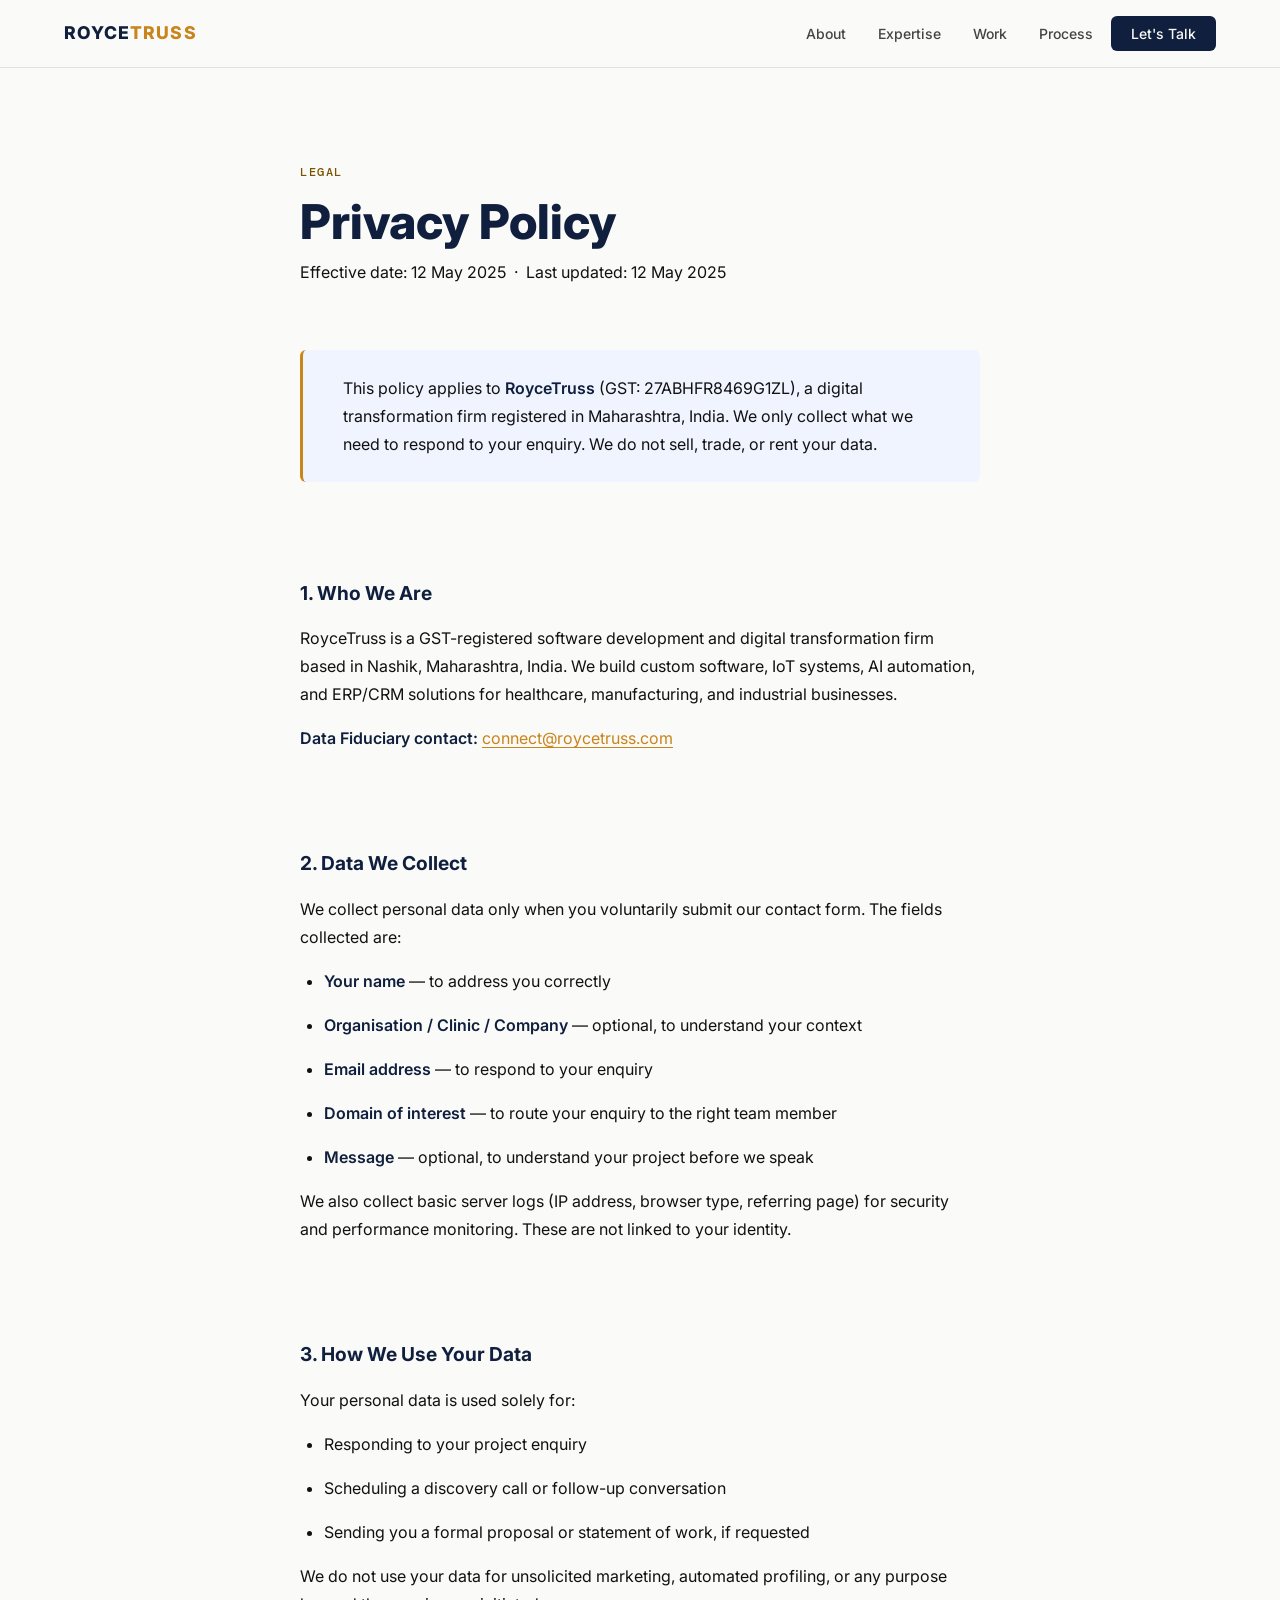
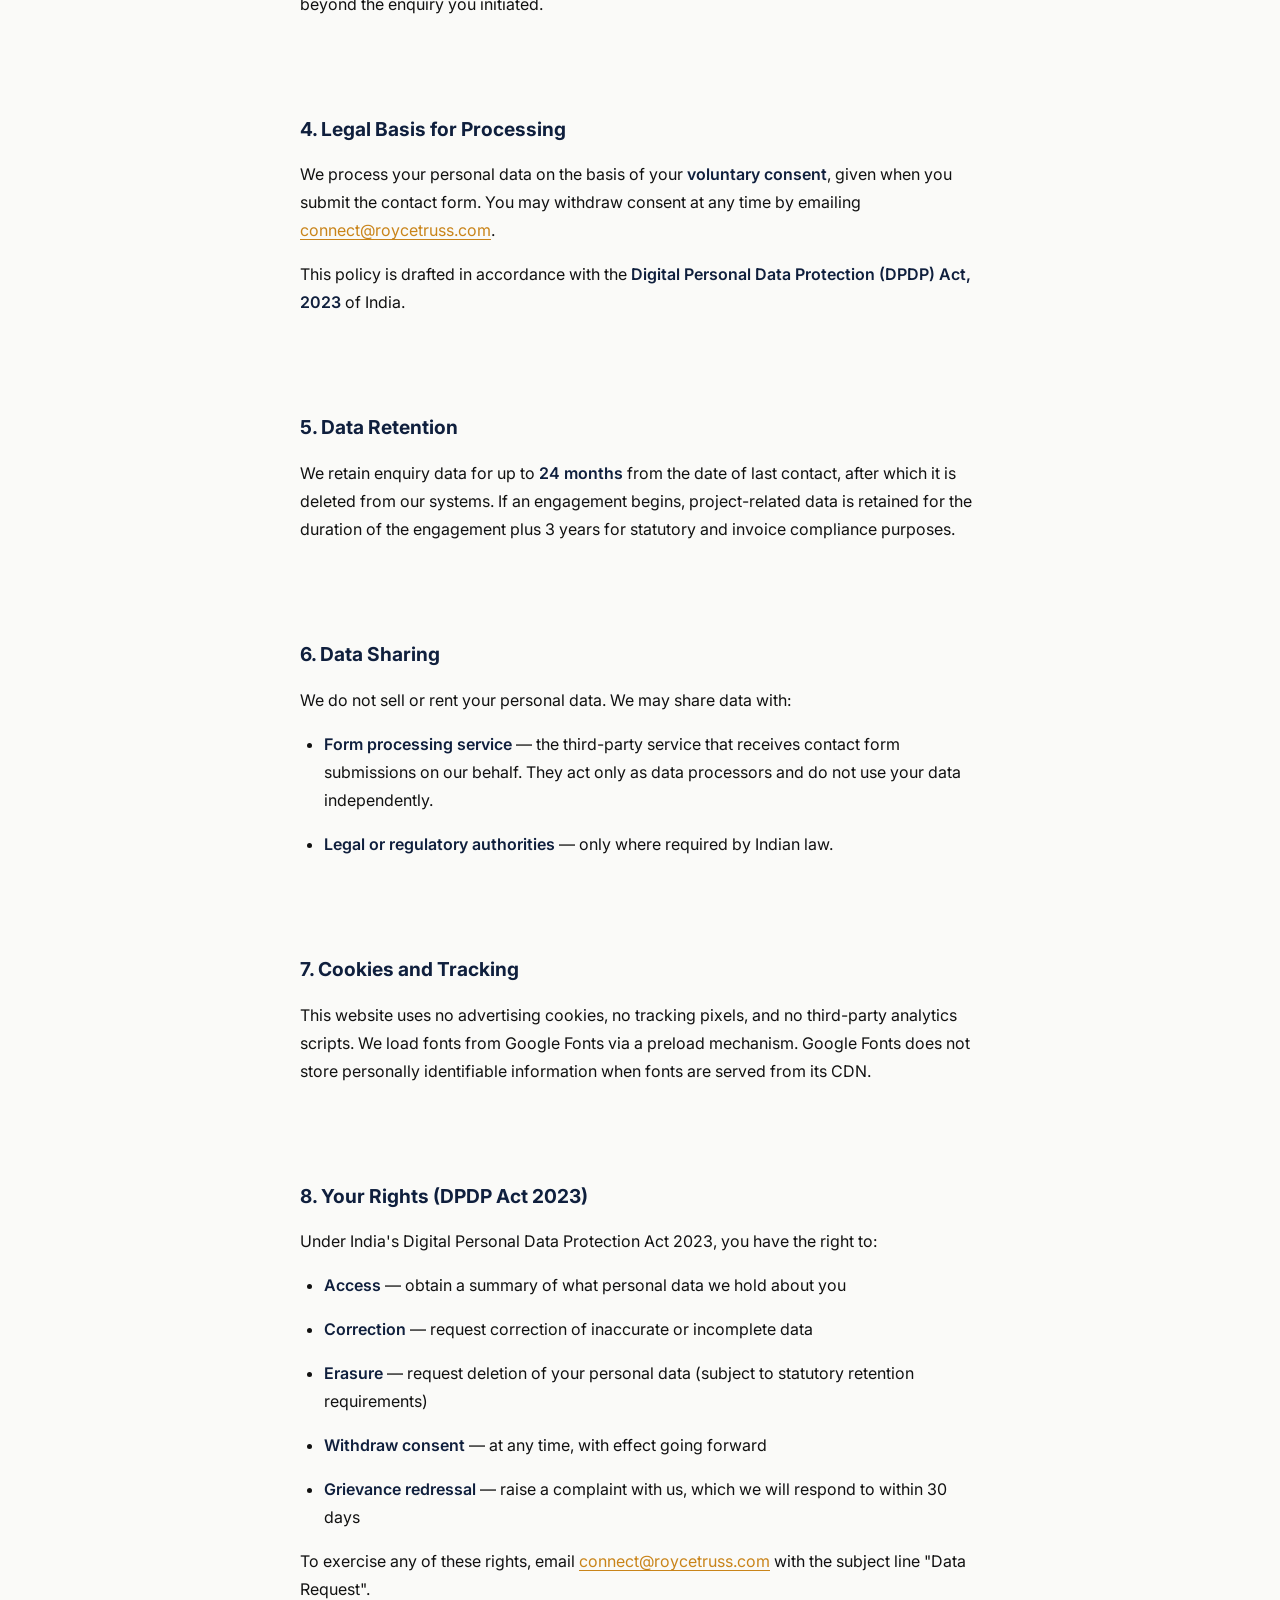
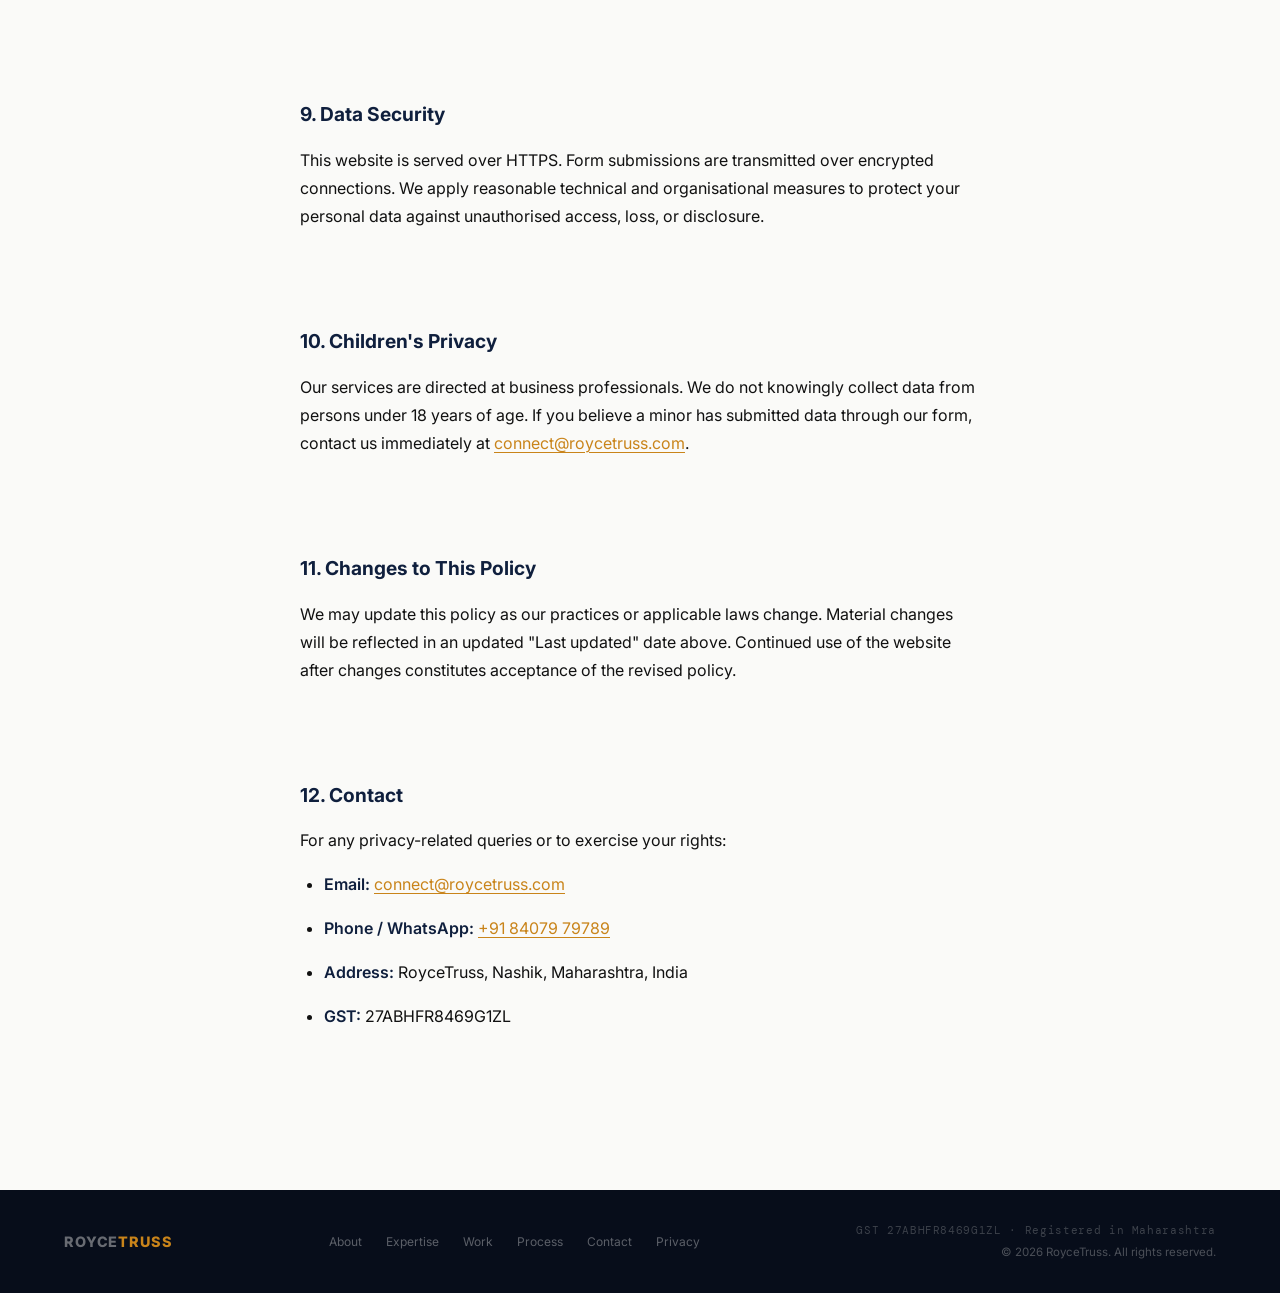
<file: privacy.html>
<!DOCTYPE html>
<html lang="en">
<head>
  <meta charset="UTF-8" />
  <script>document.documentElement.classList.add('js');</script>
  <meta name="viewport" content="width=device-width, initial-scale=1.0" />
  <title>Privacy Policy — RoyceTruss</title>
  <meta name="description" content="Privacy Policy for RoyceTruss. How we collect, use, and protect your personal data in compliance with India's Digital Personal Data Protection Act 2023." />
  <link rel="canonical" href="https://roycetruss.com/privacy.html" />
  <link rel="icon" href="/static/images/Logo.svg" type="image/svg+xml" />
  <link rel="preconnect" href="https://fonts.googleapis.com" />
  <link rel="preconnect" href="https://fonts.gstatic.com" crossorigin />
  <link rel="preload" href="https://fonts.googleapis.com/css2?family=Inter:wght@300;400;500;600;700;800;900&family=DM+Mono:wght@400;500&display=swap" as="style" onload="this.onload=null;this.rel='stylesheet'" />
  <noscript><link rel="stylesheet" href="https://fonts.googleapis.com/css2?family=Inter:wght@300;400;500;600;700;800;900&family=DM+Mono:wght@400;500&display=swap" /></noscript>
  <link rel="stylesheet" href="/static/css/site.css" />
  <meta name="robots" content="noindex" />
  <style>
    .privacy-section {
      padding-top: calc(var(--nav-h) + var(--space-2xl));
      padding-bottom: var(--space-3xl);
      min-height: 100svh;
    }
    .privacy-inner {
      max-width: 760px;
      margin: 0 auto;
      padding: 0 var(--space-lg);
    }
    .privacy-inner h1 {
      font-size: clamp(2rem, 5vw, 3rem);
      font-weight: 800;
      color: var(--navy);
      margin-bottom: var(--space-xs);
      line-height: 1.15;
    }
    .privacy-date {
      font-size: 0.9rem;
      color: var(--text-muted);
      margin-bottom: var(--space-2xl);
    }
    .privacy-inner h2 {
      font-size: 1.2rem;
      font-weight: 700;
      color: var(--navy);
      margin-top: var(--space-2xl);
      margin-bottom: var(--space-sm);
    }
    .privacy-inner p,
    .privacy-inner li {
      font-size: 1rem;
      line-height: 1.75;
      color: var(--text-secondary);
      margin-bottom: var(--space-sm);
    }
    .privacy-inner ul {
      padding-left: 1.5rem;
      margin-bottom: var(--space-sm);
    }
    .privacy-inner a {
      color: var(--amber);
      text-decoration: underline;
      text-underline-offset: 3px;
    }
    .privacy-inner strong {
      color: var(--navy);
      font-weight: 600;
    }
    .privacy-box {
      background: #F0F4FF;
      border-left: 3px solid var(--amber);
      border-radius: 6px;
      padding: var(--space-md) var(--space-lg);
      margin: var(--space-xl) 0;
    }
    .privacy-box p {
      margin-bottom: 0;
    }
  </style>
</head>
<body>
<a href="#main" class="skip-link">Skip to main content</a>

<nav id="mainNav" aria-label="Main navigation">
  <a href="/" class="nav-logo" aria-label="RoyceTruss home">ROYCE<span>TRUSS</span></a>
  <button class="hamburger" aria-label="Toggle navigation" aria-expanded="false" aria-controls="navLinks" id="hamburgerBtn">
    <span></span><span></span><span></span>
  </button>
  <ul class="nav-links" id="navLinks">
    <li><a href="/about.html">About</a></li>
    <li><a href="/expertise.html">Expertise</a></li>
    <li><a href="/work.html">Work</a></li>
    <li><a href="/process.html">Process</a></li>
    <li><a href="/contact.html" class="nav-cta">Let's Talk</a></li>
  </ul>
</nav>

<main id="main">
<section class="section privacy-section" aria-labelledby="privacy-heading">
  <div class="privacy-inner">
    <div class="section-eyebrow">Legal</div>
    <h1 id="privacy-heading">Privacy Policy</h1>
    <p class="privacy-date">Effective date: 12 May 2025 &nbsp;·&nbsp; Last updated: 12 May 2025</p>

    <div class="privacy-box">
      <p>This policy applies to <strong>RoyceTruss</strong> (GST: 27ABHFR8469G1ZL), a digital transformation firm registered in Maharashtra, India. We only collect what we need to respond to your enquiry. We do not sell, trade, or rent your data.</p>
    </div>

    <h2>1. Who We Are</h2>
    <p>RoyceTruss is a GST-registered software development and digital transformation firm based in Nashik, Maharashtra, India. We build custom software, IoT systems, AI automation, and ERP/CRM solutions for healthcare, manufacturing, and industrial businesses.</p>
    <p><strong>Data Fiduciary contact:</strong> <a href="#" class="js-email"></a></p>

    <h2>2. Data We Collect</h2>
    <p>We collect personal data only when you voluntarily submit our contact form. The fields collected are:</p>
    <ul>
      <li><strong>Your name</strong> — to address you correctly</li>
      <li><strong>Organisation / Clinic / Company</strong> — optional, to understand your context</li>
      <li><strong>Email address</strong> — to respond to your enquiry</li>
      <li><strong>Domain of interest</strong> — to route your enquiry to the right team member</li>
      <li><strong>Message</strong> — optional, to understand your project before we speak</li>
    </ul>
    <p>We also collect basic server logs (IP address, browser type, referring page) for security and performance monitoring. These are not linked to your identity.</p>

    <h2>3. How We Use Your Data</h2>
    <p>Your personal data is used solely for:</p>
    <ul>
      <li>Responding to your project enquiry</li>
      <li>Scheduling a discovery call or follow-up conversation</li>
      <li>Sending you a formal proposal or statement of work, if requested</li>
    </ul>
    <p>We do not use your data for unsolicited marketing, automated profiling, or any purpose beyond the enquiry you initiated.</p>

    <h2>4. Legal Basis for Processing</h2>
    <p>We process your personal data on the basis of your <strong>voluntary consent</strong>, given when you submit the contact form. You may withdraw consent at any time by emailing <a href="#" class="js-email"></a>.</p>
    <p>This policy is drafted in accordance with the <strong>Digital Personal Data Protection (DPDP) Act, 2023</strong> of India.</p>

    <h2>5. Data Retention</h2>
    <p>We retain enquiry data for up to <strong>24 months</strong> from the date of last contact, after which it is deleted from our systems. If an engagement begins, project-related data is retained for the duration of the engagement plus 3 years for statutory and invoice compliance purposes.</p>

    <h2>6. Data Sharing</h2>
    <p>We do not sell or rent your personal data. We may share data with:</p>
    <ul>
      <li><strong>Form processing service</strong> — the third-party service that receives contact form submissions on our behalf. They act only as data processors and do not use your data independently.</li>
      <li><strong>Legal or regulatory authorities</strong> — only where required by Indian law.</li>
    </ul>

    <h2>7. Cookies and Tracking</h2>
    <p>This website uses no advertising cookies, no tracking pixels, and no third-party analytics scripts. We load fonts from Google Fonts via a preload mechanism. Google Fonts does not store personally identifiable information when fonts are served from its CDN.</p>

    <h2>8. Your Rights (DPDP Act 2023)</h2>
    <p>Under India's Digital Personal Data Protection Act 2023, you have the right to:</p>
    <ul>
      <li><strong>Access</strong> — obtain a summary of what personal data we hold about you</li>
      <li><strong>Correction</strong> — request correction of inaccurate or incomplete data</li>
      <li><strong>Erasure</strong> — request deletion of your personal data (subject to statutory retention requirements)</li>
      <li><strong>Withdraw consent</strong> — at any time, with effect going forward</li>
      <li><strong>Grievance redressal</strong> — raise a complaint with us, which we will respond to within 30 days</li>
    </ul>
    <p>To exercise any of these rights, email <a href="#" class="js-email"></a> with the subject line "Data Request".</p>

    <h2>9. Data Security</h2>
    <p>This website is served over HTTPS. Form submissions are transmitted over encrypted connections. We apply reasonable technical and organisational measures to protect your personal data against unauthorised access, loss, or disclosure.</p>

    <h2>10. Children's Privacy</h2>
    <p>Our services are directed at business professionals. We do not knowingly collect data from persons under 18 years of age. If you believe a minor has submitted data through our form, contact us immediately at <a href="#" class="js-email"></a>.</p>

    <h2>11. Changes to This Policy</h2>
    <p>We may update this policy as our practices or applicable laws change. Material changes will be reflected in an updated "Last updated" date above. Continued use of the website after changes constitutes acceptance of the revised policy.</p>

    <h2>12. Contact</h2>
    <p>For any privacy-related queries or to exercise your rights:</p>
    <ul>
      <li><strong>Email:</strong> <a href="#" class="js-email"></a></li>
      <li><strong>Phone / WhatsApp:</strong> <a href="#" class="js-phone"></a></li>
      <li><strong>Address:</strong> RoyceTruss, Nashik, Maharashtra, India</li>
      <li><strong>GST:</strong> 27ABHFR8469G1ZL</li>
    </ul>
  </div>
</section>
</main>

<footer>
  <a href="/" class="footer-logo" aria-label="Return to home">ROYCE<span>TRUSS</span></a>
  <nav aria-label="Footer navigation">
    <ul class="footer-nav">
      <li><a href="/about.html">About</a></li>
      <li><a href="/expertise.html">Expertise</a></li>
      <li><a href="/work.html">Work</a></li>
      <li><a href="/process.html">Process</a></li>
      <li><a href="/contact.html">Contact</a></li>
      <li><a href="/privacy.html">Privacy</a></li>
    </ul>
  </nav>
  <div class="footer-meta">
    <div class="footer-gst">GST 27ABHFR8469G1ZL · Registered in Maharashtra</div>
    <div class="footer-copy">© <span id="copy-year"></span> RoyceTruss. All rights reserved.</div>
  </div>
</footer>

<script src="/static/js/site.js"></script>
</body>
</html>
</file>
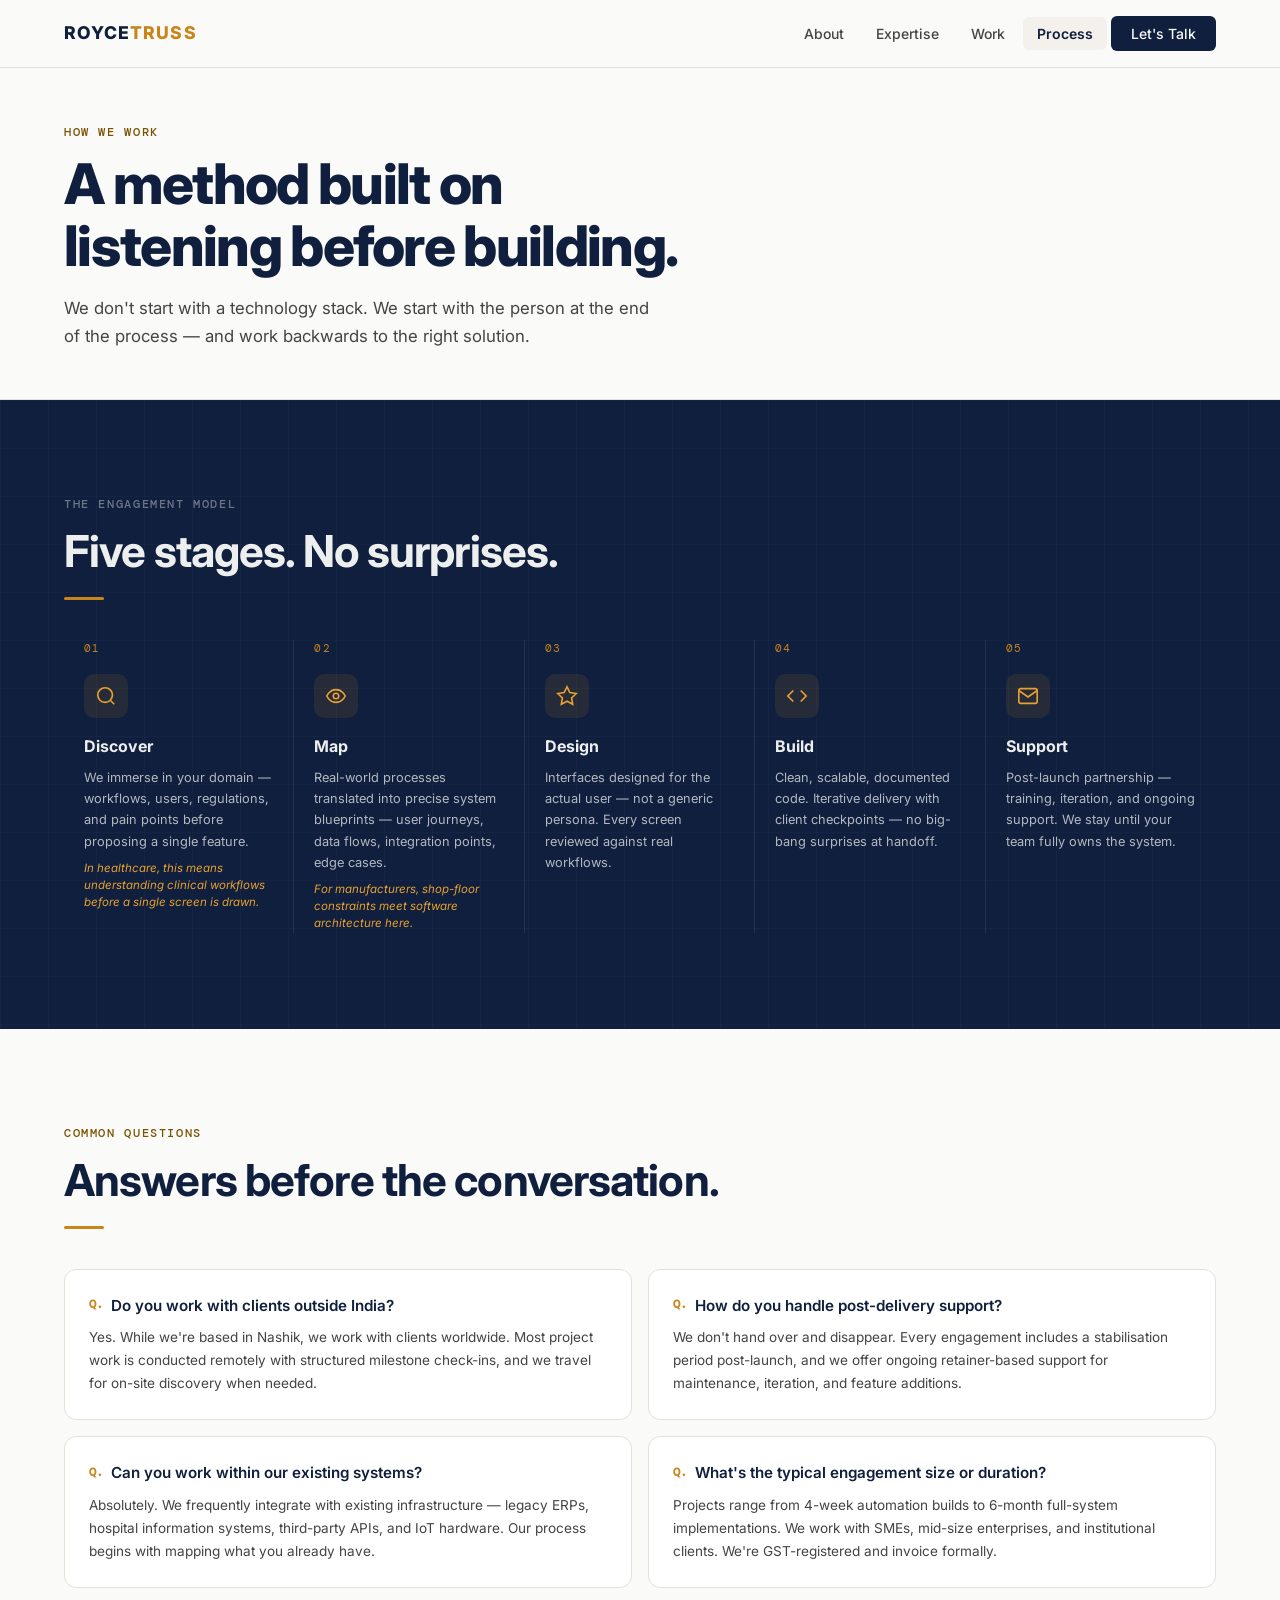
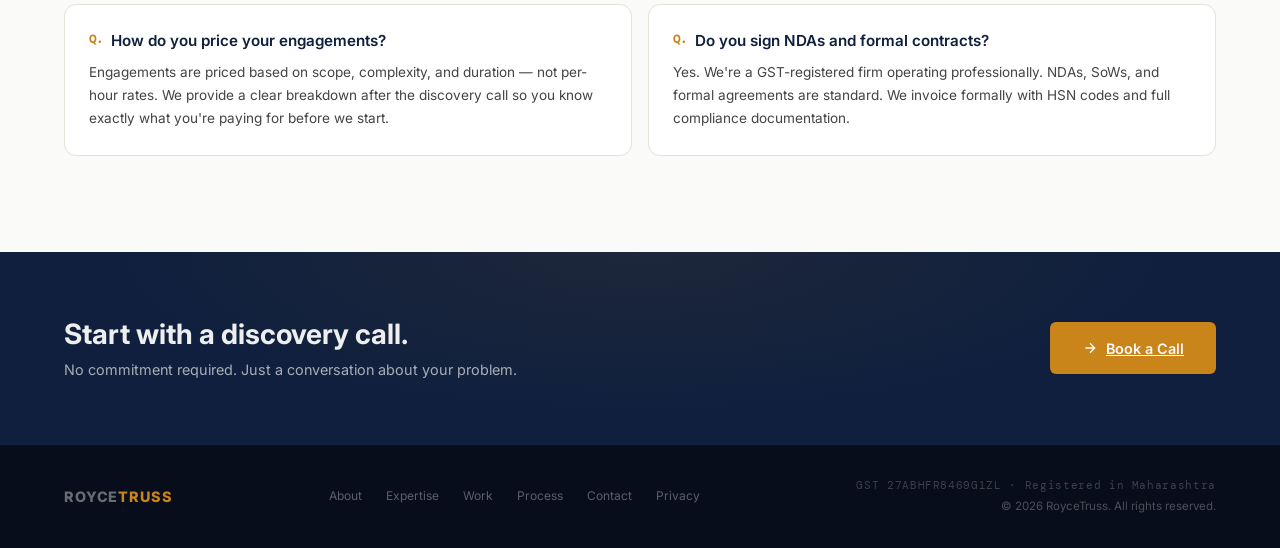
<file: process.html>
<!DOCTYPE html>
<html lang="en">
<head>
  <meta charset="UTF-8" />
  <script>document.documentElement.classList.add('js');</script>
  <meta name="viewport" content="width=device-width, initial-scale=1.0" />
  <title>Process &amp; FAQ — RoyceTruss | How We Work</title>
  <meta name="description" content="RoyceTruss follows a structured 5-step engagement: Discover, Map, Design, Build, Support. We immerse in your domain before writing a single line of code. Common questions answered." />
  <link rel="canonical" href="https://roycetruss.com/process.html" />
  <link rel="icon" href="/static/images/Logo.svg" type="image/svg+xml" />
  <link rel="preconnect" href="https://fonts.googleapis.com" />
  <link rel="preconnect" href="https://fonts.gstatic.com" crossorigin />
  <link rel="preload" href="https://fonts.googleapis.com/css2?family=Inter:wght@300;400;500;600;700;800;900&family=DM+Mono:wght@400;500&display=swap" as="style" onload="this.onload=null;this.rel='stylesheet'" />
  <noscript><link rel="stylesheet" href="https://fonts.googleapis.com/css2?family=Inter:wght@300;400;500;600;700;800;900&family=DM+Mono:wght@400;500&display=swap" /></noscript>
  <link rel="stylesheet" href="/static/css/site.css" />
  <!-- Open Graph -->
  <meta property="og:type" content="website" />
  <meta property="og:url" content="https://roycetruss.com/process.html" />
  <meta property="og:title" content="Process &amp; FAQ — RoyceTruss | How We Work" />
  <meta property="og:description" content="RoyceTruss follows a structured 5-step engagement: Discover, Map, Design, Build, Support. We immerse in your domain before writing a single line of code." />
  <meta property="og:image" content="https://roycetruss.com/static/images/og-image.png" />
  <meta property="og:image:width" content="1200" />
  <meta property="og:image:height" content="630" />
  <meta property="og:image:type" content="image/png" />
  <meta property="og:site_name" content="RoyceTruss" />
  <!-- Twitter Card -->
  <meta name="twitter:card" content="summary_large_image" />
  <meta name="twitter:title" content="Process &amp; FAQ — RoyceTruss | How We Work" />
  <meta name="twitter:description" content="5-step engagement: Discover, Map, Design, Build, Support. Domain immersion before a single line of code." />
  <meta name="twitter:image" content="https://roycetruss.com/static/images/og-image.png" />
  <script type="application/ld+json">
  {
    "@context": "https://schema.org",
    "@graph": [
      {
        "@type": "FAQPage",
        "@id": "https://roycetruss.com/process.html#faq",
        "url": "https://roycetruss.com/process.html",
        "name": "RoyceTruss — Process & FAQ",
        "mainEntity": [
          {
            "@type": "Question",
            "name": "Do you work with clients outside India?",
            "acceptedAnswer": { "@type": "Answer", "text": "Yes. While we're based in Nashik, we work with clients worldwide. Most project work is conducted remotely with structured milestone check-ins, and we travel for on-site discovery when needed." }
          },
          {
            "@type": "Question",
            "name": "How do you handle post-delivery support?",
            "acceptedAnswer": { "@type": "Answer", "text": "We don't hand over and disappear. Every engagement includes a stabilisation period post-launch, and we offer ongoing retainer-based support for maintenance, iteration, and feature additions." }
          },
          {
            "@type": "Question",
            "name": "Can you work within our existing systems?",
            "acceptedAnswer": { "@type": "Answer", "text": "Absolutely. We frequently integrate with existing infrastructure — legacy ERPs, hospital information systems, third-party APIs, and IoT hardware. Our process begins with mapping what you already have." }
          },
          {
            "@type": "Question",
            "name": "What's the typical engagement size or duration?",
            "acceptedAnswer": { "@type": "Answer", "text": "Projects range from 4-week automation builds to 6-month full-system implementations. We work with SMEs, mid-size enterprises, and institutional clients. We're GST-registered and invoice formally." }
          },
          {
            "@type": "Question",
            "name": "How do you price your engagements?",
            "acceptedAnswer": { "@type": "Answer", "text": "Engagements are priced based on scope, complexity, and duration — not per-hour rates. We provide a clear breakdown after the discovery call so you know exactly what you're paying for before we start." }
          },
          {
            "@type": "Question",
            "name": "Do you sign NDAs and formal contracts?",
            "acceptedAnswer": { "@type": "Answer", "text": "Yes. We're a GST-registered firm operating professionally. NDAs, SoWs, and formal agreements are standard. We invoice formally with HSN codes and full compliance documentation." }
          }
        ]
      },
      {
        "@type": "BreadcrumbList",
        "itemListElement": [
          { "@type": "ListItem", "position": 1, "name": "Home", "item": "https://roycetruss.com/" },
          { "@type": "ListItem", "position": 2, "name": "Process", "item": "https://roycetruss.com/process.html" }
        ]
      }
    ]
  }
  </script>
</head>
<body>
<a href="#main" class="skip-link">Skip to main content</a>

<div id="sticky-cta" aria-hidden="true">
  <a href="/contact.html" class="sticky-btn" tabindex="-1">
    <svg aria-hidden="true" viewBox="0 0 24 24"><path d="M21 15a2 2 0 0 1-2 2H7l-4 4V5a2 2 0 0 1 2-2h14a2 2 0 0 1 2 2z"/></svg>
    Let's Talk
  </a>
</div>

<nav id="mainNav" aria-label="Main navigation">
  <a href="/" class="nav-logo" aria-label="RoyceTruss home">ROYCE<span>TRUSS</span></a>
  <button class="hamburger" aria-label="Toggle navigation" aria-expanded="false" aria-controls="navLinks" id="hamburgerBtn">
    <span></span><span></span><span></span>
  </button>
  <ul class="nav-links" id="navLinks">
    <li><a href="/about.html">About</a></li>
    <li><a href="/expertise.html">Expertise</a></li>
    <li><a href="/work.html">Work</a></li>
    <li><a href="/process.html" aria-current="page">Process</a></li>
    <li><a href="/contact.html" class="nav-cta">Let's Talk</a></li>
  </ul>
</nav>

<main id="main">

<div class="page-hero">
  <div class="page-hero-inner">
    <div class="section-eyebrow">How We Work</div>
    <h1>A method built on<br/>listening before building.</h1>
    <p class="page-hero-sub">We don't start with a technology stack. We start with the person at the end of the process — and work backwards to the right solution.</p>
  </div>
</div>

<!-- PROCESS -->
<section class="section process-section" aria-labelledby="process-heading">
  <div class="section-inner process-inner">
    <div class="reveal">
      <div class="section-eyebrow">The Engagement Model</div>
      <h2 class="section-title" id="process-heading">Five stages. No surprises.</h2>
      <div class="divider"></div>
    </div>
    <div class="process-grid">
      <div class="process-step reveal">
        <div class="step-num">01</div>
        <div class="step-icon"><svg aria-hidden="true" viewBox="0 0 24 24"><circle cx="11" cy="11" r="8"/><path d="m21 21-4.35-4.35"/></svg></div>
        <div class="step-title">Discover</div>
        <div class="step-desc">We immerse in your domain — workflows, users, regulations, and pain points before proposing a single feature.</div>
        <div class="step-note">In healthcare, this means understanding clinical workflows before a single screen is drawn.</div>
      </div>
      <div class="process-step reveal">
        <div class="step-num">02</div>
        <div class="step-icon"><svg aria-hidden="true" viewBox="0 0 24 24"><path d="M2 12s3-7 10-7 10 7 10 7-3 7-10 7-10-7-10-7z"/><circle cx="12" cy="12" r="3"/></svg></div>
        <div class="step-title">Map</div>
        <div class="step-desc">Real-world processes translated into precise system blueprints — user journeys, data flows, integration points, edge cases.</div>
        <div class="step-note">For manufacturers, shop-floor constraints meet software architecture here.</div>
      </div>
      <div class="process-step reveal">
        <div class="step-num">03</div>
        <div class="step-icon"><svg aria-hidden="true" viewBox="0 0 24 24"><polygon points="12 2 15.09 8.26 22 9.27 17 14.14 18.18 21.02 12 17.77 5.82 21.02 7 14.14 2 9.27 8.91 8.26 12 2"/></svg></div>
        <div class="step-title">Design</div>
        <div class="step-desc">Interfaces designed for the actual user — not a generic persona. Every screen reviewed against real workflows.</div>
      </div>
      <div class="process-step reveal">
        <div class="step-num">04</div>
        <div class="step-icon"><svg aria-hidden="true" viewBox="0 0 24 24"><polyline points="16 18 22 12 16 6"/><polyline points="8 6 2 12 8 18"/></svg></div>
        <div class="step-title">Build</div>
        <div class="step-desc">Clean, scalable, documented code. Iterative delivery with client checkpoints — no big-bang surprises at handoff.</div>
      </div>
      <div class="process-step reveal">
        <div class="step-num">05</div>
        <div class="step-icon"><svg aria-hidden="true" viewBox="0 0 24 24"><path d="M4 4h16c1.1 0 2 .9 2 2v12c0 1.1-.9 2-2 2H4c-1.1 0-2-.9-2-2V6c0-1.1.9-2 2-2z"/><polyline points="22,6 12,13 2,6"/></svg></div>
        <div class="step-title">Support</div>
        <div class="step-desc">Post-launch partnership — training, iteration, and ongoing support. We stay until your team fully owns the system.</div>
      </div>
    </div>
  </div>
</section>

<!-- FAQ -->
<section id="faq" class="section faq-section" aria-labelledby="faq-heading">
  <div class="section-inner">
    <div class="reveal">
      <div class="section-eyebrow">Common Questions</div>
      <h2 class="section-title" id="faq-heading">Answers before the conversation.</h2>
      <div class="divider"></div>
    </div>
    <div class="faq-grid">
      <div class="faq-card reveal">
        <div class="faq-q">Do you work with clients outside India?</div>
        <div class="faq-a">Yes. While we're based in Nashik, we work with clients worldwide. Most project work is conducted remotely with structured milestone check-ins, and we travel for on-site discovery when needed.</div>
      </div>
      <div class="faq-card reveal">
        <div class="faq-q">How do you handle post-delivery support?</div>
        <div class="faq-a">We don't hand over and disappear. Every engagement includes a stabilisation period post-launch, and we offer ongoing retainer-based support for maintenance, iteration, and feature additions.</div>
      </div>
      <div class="faq-card reveal">
        <div class="faq-q">Can you work within our existing systems?</div>
        <div class="faq-a">Absolutely. We frequently integrate with existing infrastructure — legacy ERPs, hospital information systems, third-party APIs, and IoT hardware. Our process begins with mapping what you already have.</div>
      </div>
      <div class="faq-card reveal">
        <div class="faq-q">What's the typical engagement size or duration?</div>
        <div class="faq-a">Projects range from 4-week automation builds to 6-month full-system implementations. We work with SMEs, mid-size enterprises, and institutional clients. We're GST-registered and invoice formally.</div>
      </div>
      <div class="faq-card reveal">
        <div class="faq-q">How do you price your engagements?</div>
        <div class="faq-a">Engagements are priced based on scope, complexity, and duration — not per-hour rates. We provide a clear breakdown after the discovery call so you know exactly what you're paying for before we start.</div>
      </div>
      <div class="faq-card reveal">
        <div class="faq-q">Do you sign NDAs and formal contracts?</div>
        <div class="faq-a">Yes. We're a GST-registered firm operating professionally. NDAs, SoWs, and formal agreements are standard. We invoice formally with HSN codes and full compliance documentation.</div>
      </div>
    </div>
  </div>
</section>

<!-- CTA STRIP -->
<div class="cta-strip">
  <div class="cta-strip-inner">
    <div class="cta-strip-text-block">
      <div class="cta-strip-heading">Start with a discovery call.</div>
      <div class="cta-strip-sub">No commitment required. Just a conversation about your problem.</div>
    </div>
    <a href="/contact.html" class="btn-amber">
      <svg aria-hidden="true" viewBox="0 0 24 24"><path d="M5 12h14M12 5l7 7-7 7"/></svg>
      Book a Call
    </a>
  </div>
</div>

</main>

<footer>
  <a href="/" class="footer-logo" aria-label="Return to home">ROYCE<span>TRUSS</span></a>
  <nav aria-label="Footer navigation">
    <ul class="footer-nav">
      <li><a href="/about.html">About</a></li>
      <li><a href="/expertise.html">Expertise</a></li>
      <li><a href="/work.html">Work</a></li>
      <li><a href="/process.html">Process</a></li>
      <li><a href="/contact.html">Contact</a></li>
      <li><a href="/privacy.html">Privacy</a></li>
    </ul>
  </nav>
  <div class="footer-meta">
    <div class="footer-gst">GST 27ABHFR8469G1ZL · Registered in Maharashtra</div>
    <div class="footer-copy">© <span id="copy-year"></span> RoyceTruss. All rights reserved.</div>
  </div>
</footer>

<script src="/static/js/site.js"></script>
</body>
</html>
</file>
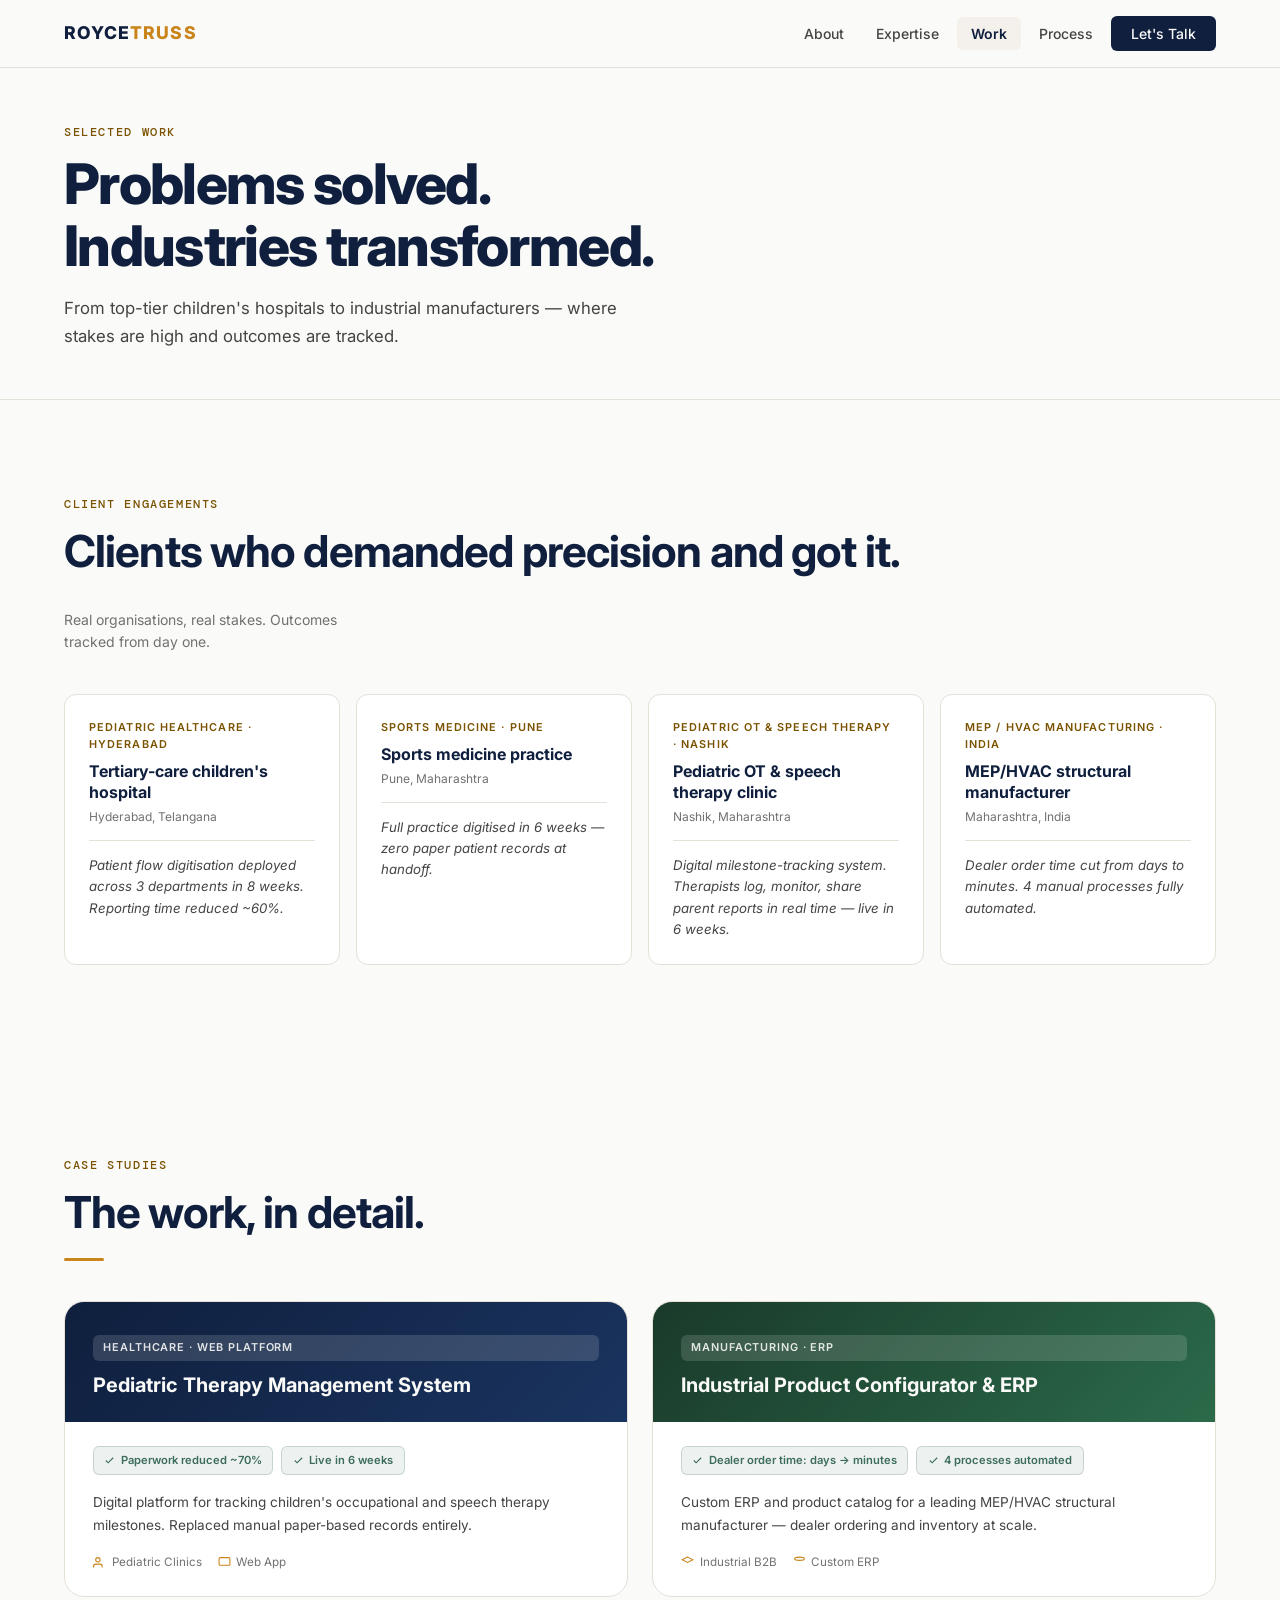
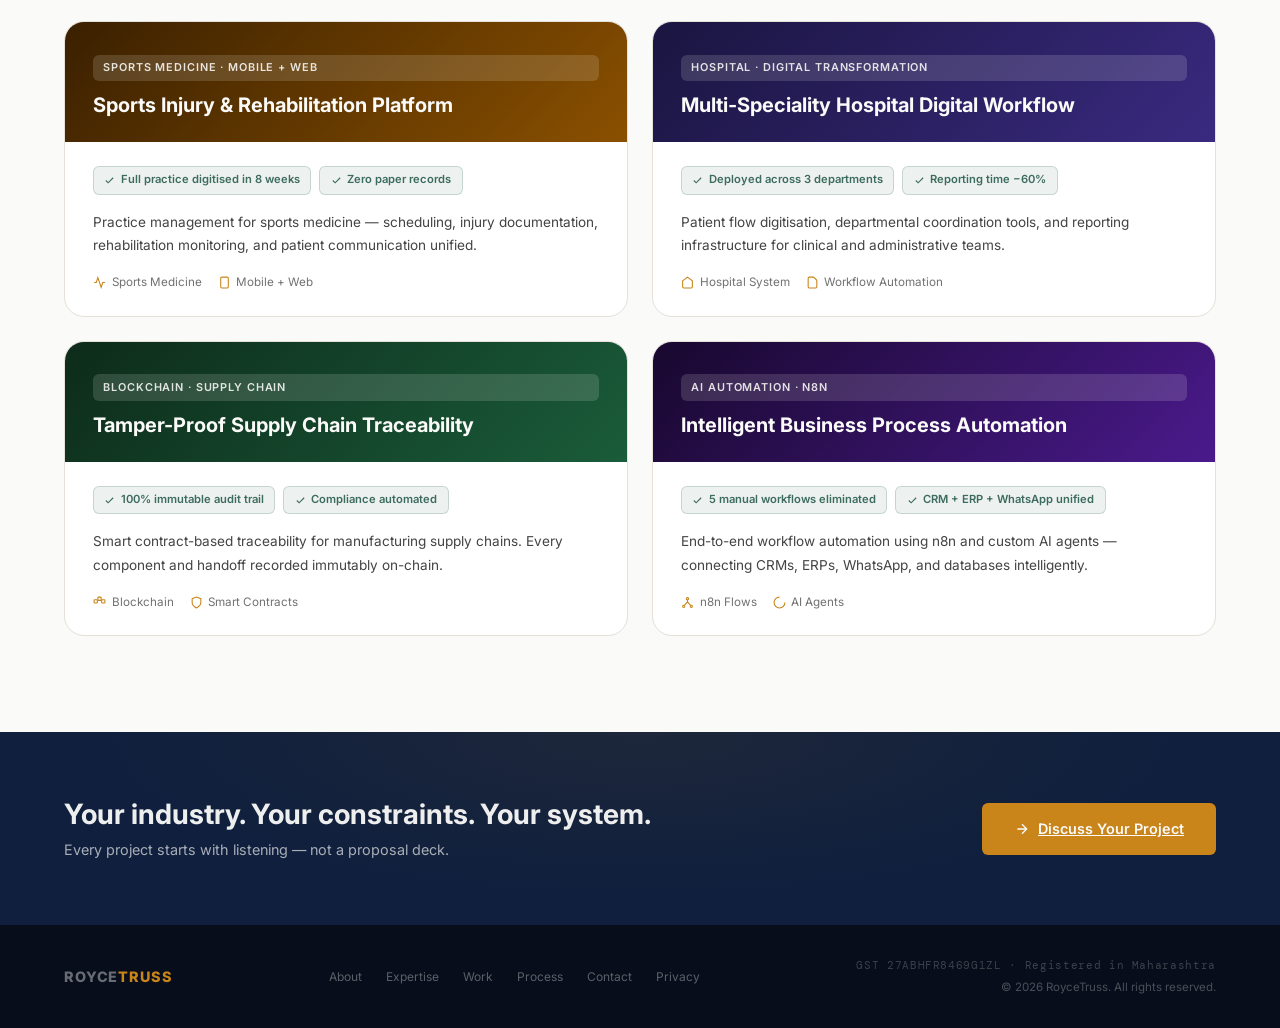
<file: work.html>
<!DOCTYPE html>
<html lang="en">
<head>
  <meta charset="UTF-8" />
  <script>document.documentElement.classList.add('js');</script>
  <meta name="viewport" content="width=device-width, initial-scale=1.0" />
  <title>Work — RoyceTruss | Selected Projects &amp; Client Engagements</title>
  <meta name="description" content="Selected work by RoyceTruss — pediatric therapy management, industrial ERP, sports medicine platforms, hospital workflow digitisation, blockchain supply chain, and AI automation. Real outcomes, real industries." />
  <link rel="canonical" href="https://roycetruss.com/work.html" />
  <link rel="icon" href="/static/images/Logo.svg" type="image/svg+xml" />
  <link rel="preconnect" href="https://fonts.googleapis.com" />
  <link rel="preconnect" href="https://fonts.gstatic.com" crossorigin />
  <link rel="preload" href="https://fonts.googleapis.com/css2?family=Inter:wght@300;400;500;600;700;800;900&family=DM+Mono:wght@400;500&display=swap" as="style" onload="this.onload=null;this.rel='stylesheet'" />
  <noscript><link rel="stylesheet" href="https://fonts.googleapis.com/css2?family=Inter:wght@300;400;500;600;700;800;900&family=DM+Mono:wght@400;500&display=swap" /></noscript>
  <link rel="stylesheet" href="/static/css/site.css" />
  <!-- Open Graph -->
  <meta property="og:type" content="website" />
  <meta property="og:url" content="https://roycetruss.com/work.html" />
  <meta property="og:title" content="Work — RoyceTruss | Selected Projects &amp; Client Engagements" />
  <meta property="og:description" content="Selected work by RoyceTruss — pediatric therapy management, industrial ERP, sports medicine platforms, hospital workflow digitisation, blockchain supply chain, and AI automation." />
  <meta property="og:image" content="https://roycetruss.com/static/images/og-image.png" />
  <meta property="og:image:width" content="1200" />
  <meta property="og:image:height" content="630" />
  <meta property="og:image:type" content="image/png" />
  <meta property="og:site_name" content="RoyceTruss" />
  <!-- Twitter Card -->
  <meta name="twitter:card" content="summary_large_image" />
  <meta name="twitter:title" content="Work — RoyceTruss | Selected Projects &amp; Client Engagements" />
  <meta name="twitter:description" content="Pediatric therapy management, industrial ERP, sports medicine, hospital workflow, blockchain supply chain, AI automation — real outcomes, real industries." />
  <meta name="twitter:image" content="https://roycetruss.com/static/images/og-image.png" />
  <script type="application/ld+json">
  {
    "@context": "https://schema.org",
    "@graph": [
      {
        "@type": "CollectionPage",
        "@id": "https://roycetruss.com/work.html",
        "url": "https://roycetruss.com/work.html",
        "name": "Selected Work — RoyceTruss",
        "description": "Client engagements across healthcare, manufacturing, and industrial operations.",
        "publisher": { "@id": "https://roycetruss.com/#organization" }
      },
      {
        "@type": "BreadcrumbList",
        "itemListElement": [
          { "@type": "ListItem", "position": 1, "name": "Home", "item": "https://roycetruss.com/" },
          { "@type": "ListItem", "position": 2, "name": "Work", "item": "https://roycetruss.com/work.html" }
        ]
      }
    ]
  }
  </script>
</head>
<body>
<a href="#main" class="skip-link">Skip to main content</a>

<div id="sticky-cta" aria-hidden="true">
  <a href="/contact.html" class="sticky-btn" tabindex="-1">
    <svg aria-hidden="true" viewBox="0 0 24 24"><path d="M21 15a2 2 0 0 1-2 2H7l-4 4V5a2 2 0 0 1 2-2h14a2 2 0 0 1 2 2z"/></svg>
    Let's Talk
  </a>
</div>

<nav id="mainNav" aria-label="Main navigation">
  <a href="/" class="nav-logo" aria-label="RoyceTruss home">ROYCE<span>TRUSS</span></a>
  <button class="hamburger" aria-label="Toggle navigation" aria-expanded="false" aria-controls="navLinks" id="hamburgerBtn">
    <span></span><span></span><span></span>
  </button>
  <ul class="nav-links" id="navLinks">
    <li><a href="/about.html">About</a></li>
    <li><a href="/expertise.html">Expertise</a></li>
    <li><a href="/work.html" aria-current="page">Work</a></li>
    <li><a href="/process.html">Process</a></li>
    <li><a href="/contact.html" class="nav-cta">Let's Talk</a></li>
  </ul>
</nav>

<main id="main">

<div class="page-hero">
  <div class="page-hero-inner">
    <div class="section-eyebrow">Selected Work</div>
    <h1>Problems solved.<br/>Industries transformed.</h1>
    <p class="page-hero-sub">From top-tier children's hospitals to industrial manufacturers — where stakes are high and outcomes are tracked.</p>
  </div>
</div>

<!-- CLIENTS -->
<section class="section clients-section" aria-labelledby="clients-heading">
  <div class="section-inner">
    <div class="clients-header-row reveal">
      <div>
        <div class="section-eyebrow">Client Engagements</div>
        <h2 class="section-title" id="clients-heading">Clients who demanded precision and got it.</h2>
      </div>
      <p class="clients-note">Real organisations, real stakes. Outcomes tracked from day one.</p>
    </div>
    <div class="clients-grid">
      <div class="client-card reveal">
        <div class="client-industry">Pediatric Healthcare · Hyderabad</div>
        <div class="client-name">Tertiary-care children's hospital</div>
        <div class="client-loc">Hyderabad, Telangana</div>
        <div class="client-result">Patient flow digitisation deployed across 3 departments in 8 weeks. Reporting time reduced ~60%.</div>
      </div>
      <div class="client-card reveal">
        <div class="client-industry">Sports Medicine · Pune</div>
        <div class="client-name">Sports medicine practice</div>
        <div class="client-loc">Pune, Maharashtra</div>
        <div class="client-result">Full practice digitised in 6 weeks — zero paper patient records at handoff.</div>
      </div>
      <div class="client-card reveal">
        <div class="client-industry">Pediatric OT &amp; Speech Therapy · Nashik</div>
        <div class="client-name">Pediatric OT &amp; speech therapy clinic</div>
        <div class="client-loc">Nashik, Maharashtra</div>
        <div class="client-result">Digital milestone-tracking system. Therapists log, monitor, share parent reports in real time — live in 6 weeks.</div>
      </div>
      <div class="client-card reveal">
        <div class="client-industry">MEP / HVAC Manufacturing · India</div>
        <div class="client-name">MEP/HVAC structural manufacturer</div>
        <div class="client-loc">Maharashtra, India</div>
        <div class="client-result">Dealer order time cut from days to minutes. 4 manual processes fully automated.</div>
      </div>
    </div>
  </div>
</section>

<!-- PORTFOLIO -->
<section class="section portfolio-section" aria-labelledby="portfolio-heading">
  <div class="section-inner">
    <div class="reveal">
      <div class="section-eyebrow">Case Studies</div>
      <h2 class="section-title" id="portfolio-heading">The work, in detail.</h2>
      <div class="divider"></div>
    </div>
    <div class="portfolio-grid">
      <div class="project-card reveal">
        <div class="project-header">
          <span class="project-tag-pill">Healthcare · Web Platform</span>
          <div class="project-title">Pediatric Therapy Management System</div>
        </div>
        <div class="project-body">
          <div class="project-chips">
            <span class="outcome-chip"><svg aria-hidden="true" viewBox="0 0 24 24"><polyline points="20 6 9 17 4 12"/></svg>Paperwork reduced ~70%</span>
            <span class="outcome-chip"><svg aria-hidden="true" viewBox="0 0 24 24"><polyline points="20 6 9 17 4 12"/></svg>Live in 6 weeks</span>
          </div>
          <p class="project-desc">Digital platform for tracking children's occupational and speech therapy milestones. Replaced manual paper-based records entirely.</p>
          <div class="project-meta">
            <span class="project-meta-item"><svg aria-hidden="true" viewBox="0 0 24 24"><path d="M17 21v-2a4 4 0 0 0-4-4H5a4 4 0 0 0-4 4v2"/><circle cx="9" cy="7" r="4"/></svg>Pediatric Clinics</span>
            <span class="project-meta-item"><svg aria-hidden="true" viewBox="0 0 24 24"><rect x="2" y="3" width="20" height="14" rx="2"/></svg>Web App</span>
          </div>
        </div>
      </div>
      <div class="project-card reveal">
        <div class="project-header project-header-alt">
          <span class="project-tag-pill">Manufacturing · ERP</span>
          <div class="project-title">Industrial Product Configurator &amp; ERP</div>
        </div>
        <div class="project-body">
          <div class="project-chips">
            <span class="outcome-chip"><svg aria-hidden="true" viewBox="0 0 24 24"><polyline points="20 6 9 17 4 12"/></svg>Dealer order time: days → minutes</span>
            <span class="outcome-chip"><svg aria-hidden="true" viewBox="0 0 24 24"><polyline points="20 6 9 17 4 12"/></svg>4 processes automated</span>
          </div>
          <p class="project-desc">Custom ERP and product catalog for a leading MEP/HVAC structural manufacturer — dealer ordering and inventory at scale.</p>
          <div class="project-meta">
            <span class="project-meta-item"><svg aria-hidden="true" viewBox="0 0 24 24"><path d="M12 2L2 7l10 5 10-5-10-5z"/></svg>Industrial B2B</span>
            <span class="project-meta-item"><svg aria-hidden="true" viewBox="0 0 24 24"><ellipse cx="12" cy="5" rx="9" ry="3"/></svg>Custom ERP</span>
          </div>
        </div>
      </div>
      <div class="project-card reveal">
        <div class="project-header project-header-amber">
          <span class="project-tag-pill">Sports Medicine · Mobile + Web</span>
          <div class="project-title">Sports Injury &amp; Rehabilitation Platform</div>
        </div>
        <div class="project-body">
          <div class="project-chips">
            <span class="outcome-chip"><svg aria-hidden="true" viewBox="0 0 24 24"><polyline points="20 6 9 17 4 12"/></svg>Full practice digitised in 8 weeks</span>
            <span class="outcome-chip"><svg aria-hidden="true" viewBox="0 0 24 24"><polyline points="20 6 9 17 4 12"/></svg>Zero paper records</span>
          </div>
          <p class="project-desc">Practice management for sports medicine — scheduling, injury documentation, rehabilitation monitoring, and patient communication unified.</p>
          <div class="project-meta">
            <span class="project-meta-item"><svg aria-hidden="true" viewBox="0 0 24 24"><path d="M22 12h-4l-3 9L9 3l-3 9H2"/></svg>Sports Medicine</span>
            <span class="project-meta-item"><svg aria-hidden="true" viewBox="0 0 24 24"><rect x="5" y="2" width="14" height="20" rx="2"/></svg>Mobile + Web</span>
          </div>
        </div>
      </div>
      <div class="project-card reveal">
        <div class="project-header project-header-slate">
          <span class="project-tag-pill">Hospital · Digital Transformation</span>
          <div class="project-title">Multi-Speciality Hospital Digital Workflow</div>
        </div>
        <div class="project-body">
          <div class="project-chips">
            <span class="outcome-chip"><svg aria-hidden="true" viewBox="0 0 24 24"><polyline points="20 6 9 17 4 12"/></svg>Deployed across 3 departments</span>
            <span class="outcome-chip"><svg aria-hidden="true" viewBox="0 0 24 24"><polyline points="20 6 9 17 4 12"/></svg>Reporting time −60%</span>
          </div>
          <p class="project-desc">Patient flow digitisation, departmental coordination tools, and reporting infrastructure for clinical and administrative teams.</p>
          <div class="project-meta">
            <span class="project-meta-item"><svg aria-hidden="true" viewBox="0 0 24 24"><path d="M3 9l9-7 9 7v11a2 2 0 0 1-2 2H5a2 2 0 0 1-2-2z"/></svg>Hospital System</span>
            <span class="project-meta-item"><svg aria-hidden="true" viewBox="0 0 24 24"><path d="M14 2H6a2 2 0 0 0-2 2v16a2 2 0 0 0 2 2h12a2 2 0 0 0 2-2V8z"/></svg>Workflow Automation</span>
          </div>
        </div>
      </div>
      <div class="project-card reveal">
        <div class="project-header project-header-green">
          <span class="project-tag-pill">Blockchain · Supply Chain</span>
          <div class="project-title">Tamper-Proof Supply Chain Traceability</div>
        </div>
        <div class="project-body">
          <div class="project-chips">
            <span class="outcome-chip"><svg aria-hidden="true" viewBox="0 0 24 24"><polyline points="20 6 9 17 4 12"/></svg>100% immutable audit trail</span>
            <span class="outcome-chip"><svg aria-hidden="true" viewBox="0 0 24 24"><polyline points="20 6 9 17 4 12"/></svg>Compliance automated</span>
          </div>
          <p class="project-desc">Smart contract-based traceability for manufacturing supply chains. Every component and handoff recorded immutably on-chain.</p>
          <div class="project-meta">
            <span class="project-meta-item"><svg aria-hidden="true" viewBox="0 0 24 24"><rect x="2" y="7" width="6" height="6" rx="1"/><rect x="9" y="2" width="6" height="6" rx="1"/><rect x="16" y="7" width="6" height="6" rx="1"/></svg>Blockchain</span>
            <span class="project-meta-item"><svg aria-hidden="true" viewBox="0 0 24 24"><path d="M12 22s8-4 8-10V5l-8-3-8 3v7c0 6 8 10 8 10z"/></svg>Smart Contracts</span>
          </div>
        </div>
      </div>
      <div class="project-card reveal">
        <div class="project-header project-header-purple">
          <span class="project-tag-pill">AI Automation · n8n</span>
          <div class="project-title">Intelligent Business Process Automation</div>
        </div>
        <div class="project-body">
          <div class="project-chips">
            <span class="outcome-chip"><svg aria-hidden="true" viewBox="0 0 24 24"><polyline points="20 6 9 17 4 12"/></svg>5 manual workflows eliminated</span>
            <span class="outcome-chip"><svg aria-hidden="true" viewBox="0 0 24 24"><polyline points="20 6 9 17 4 12"/></svg>CRM + ERP + WhatsApp unified</span>
          </div>
          <p class="project-desc">End-to-end workflow automation using n8n and custom AI agents — connecting CRMs, ERPs, WhatsApp, and databases intelligently.</p>
          <div class="project-meta">
            <span class="project-meta-item"><svg aria-hidden="true" viewBox="0 0 24 24"><circle cx="12" cy="5" r="2"/><circle cx="5" cy="19" r="2"/><circle cx="19" cy="19" r="2"/><path d="M12 7v4M12 11l-5.5 6M12 11l5.5 6"/></svg>n8n Flows</span>
            <span class="project-meta-item"><svg aria-hidden="true" viewBox="0 0 24 24"><path d="M12 2a10 10 0 1 0 10 10"/></svg>AI Agents</span>
          </div>
        </div>
      </div>
    </div>
  </div>
</section>

<!-- CTA STRIP -->
<div class="cta-strip">
  <div class="cta-strip-inner">
    <div class="cta-strip-text-block">
      <div class="cta-strip-heading">Your industry. Your constraints. Your system.</div>
      <div class="cta-strip-sub">Every project starts with listening — not a proposal deck.</div>
    </div>
    <a href="/contact.html" class="btn-amber">
      <svg aria-hidden="true" viewBox="0 0 24 24"><path d="M5 12h14M12 5l7 7-7 7"/></svg>
      Discuss Your Project
    </a>
  </div>
</div>

</main>

<footer>
  <a href="/" class="footer-logo" aria-label="Return to home">ROYCE<span>TRUSS</span></a>
  <nav aria-label="Footer navigation">
    <ul class="footer-nav">
      <li><a href="/about.html">About</a></li>
      <li><a href="/expertise.html">Expertise</a></li>
      <li><a href="/work.html">Work</a></li>
      <li><a href="/process.html">Process</a></li>
      <li><a href="/contact.html">Contact</a></li>
      <li><a href="/privacy.html">Privacy</a></li>
    </ul>
  </nav>
  <div class="footer-meta">
    <div class="footer-gst">GST 27ABHFR8469G1ZL · Registered in Maharashtra</div>
    <div class="footer-copy">© <span id="copy-year"></span> RoyceTruss. All rights reserved.</div>
  </div>
</footer>

<script src="/static/js/site.js"></script>
</body>
</html>
</file>
<file: static/css/site.css>
/* ─── ROYCETRUSS — Shared Stylesheet ─── */

:root {
  --bg: #FAFAF8;
  --surface: #FFFFFF;
  --surface-2: #F4F0EB;
  --navy: #0F1F3D;
  --navy-mid: #1A3460;
  --amber: #C9841A;
  --amber-text: #7A5200;
  --amber-light: #E8A030;
  --sage: #3D6B5E;
  --text: #111111;
  --text-mid: #444444;
  --text-muted: #717171;
  --border: #E5E0D8;
  --border-strong: #C8C0B4;

  --space-xs: 0.5rem;
  --space-sm: 1rem;
  --space-md: 1.5rem;
  --space-lg: 2.5rem;
  --space-xl: 4rem;
  --space-2xl: 6rem;
  --space-3xl: 9rem;

  --nav-h: 68px;
  --radius-sm: 6px;
  --radius-md: 12px;
  --radius-lg: 20px;
  --radius-pill: 100px;

  --ease-out: cubic-bezier(0.16, 1, 0.3, 1);
}

*, *::before, *::after { box-sizing: border-box; margin: 0; padding: 0; }

html { scroll-behavior: smooth; -webkit-text-size-adjust: 100%; }

body {
  font-family: 'Inter', -apple-system, BlinkMacSystemFont, sans-serif;
  background: var(--bg);
  color: var(--text);
  overflow-x: hidden;
  line-height: 1.6;
  -webkit-font-smoothing: antialiased;
}

/* ── ACCESSIBILITY ── */
.visually-hidden {
  position: absolute; width: 1px; height: 1px;
  padding: 0; margin: -1px; overflow: hidden;
  clip: rect(0,0,0,0); white-space: nowrap; border: 0;
}
.skip-link {
  position: absolute; top: -100%; left: 0; z-index: 9999;
  background: var(--navy); color: #FAFAF8;
  padding: 0.75rem 1.5rem; font-size: 0.9rem;
  text-decoration: none; border-radius: 0 0 6px 0;
}
.skip-link:focus { top: 0; }

/* ── NAV ── */
#mainNav {
  position: fixed; top: 0; left: 0; right: 0; z-index: 200;
  height: var(--nav-h);
  display: flex; align-items: center; justify-content: space-between;
  padding: 0 5%;
  background: rgba(250,250,248,0.92);
  backdrop-filter: blur(16px);
  -webkit-backdrop-filter: blur(16px);
  border-bottom: 1px solid var(--border);
  transition: box-shadow 0.3s;
}
@supports not (backdrop-filter: blur(16px)) {
  #mainNav { background: var(--bg); }
}
#mainNav.scrolled { box-shadow: 0 1px 20px rgba(0,0,0,0.06); }

.nav-logo {
  font-weight: 800; font-size: 1.1rem; letter-spacing: 0.06em;
  color: var(--navy); text-decoration: none; flex-shrink: 0;
}
.nav-logo span { color: var(--amber); }

.nav-links {
  display: flex; gap: 0.25rem; list-style: none; align-items: center;
}
.nav-links a {
  font-size: 0.875rem; font-weight: 500; color: var(--text-mid);
  text-decoration: none; padding: 0.5rem 0.875rem; border-radius: var(--radius-sm);
  transition: color 0.15s, background 0.15s;
  touch-action: manipulation;
}
.nav-links a:hover { color: var(--text); background: var(--surface-2); }
.nav-links a[aria-current="page"] { color: var(--navy); background: var(--surface-2); font-weight: 600; }
.nav-cta {
  background: var(--navy) !important; color: #FAFAF8 !important;
  padding: 0.55rem 1.25rem !important; border-radius: var(--radius-sm) !important;
}
.nav-cta:hover { background: var(--amber) !important; color: #FAFAF8 !important; }
.nav-cta[aria-current="page"] { background: var(--amber) !important; }

.hamburger {
  display: none; flex-direction: column; gap: 5px;
  cursor: pointer; background: none; border: none; padding: 8px;
  min-width: 44px; min-height: 44px; align-items: center; justify-content: center;
  touch-action: manipulation;
}
.hamburger span { display: block; width: 22px; height: 2px; background: var(--navy); border-radius: 2px; transition: transform 0.25s, opacity 0.2s; }
#hamburgerBtn.nav-open span:nth-child(1) { transform: translateY(7px) rotate(45deg); }
#hamburgerBtn.nav-open span:nth-child(2) { opacity: 0; transform: scaleX(0); }
#hamburgerBtn.nav-open span:nth-child(3) { transform: translateY(-7px) rotate(-45deg); }

/* ── HERO (home page) ── */
#hero {
  min-height: 100svh;
  display: flex; flex-direction: column; justify-content: center;
  padding: calc(var(--nav-h) + 2rem) 5% var(--space-2xl);
  position: relative; overflow: hidden;
}
.hero-grid {
  display: grid; grid-template-columns: 1fr 1fr;
  gap: var(--space-xl); align-items: center;
  max-width: 1200px; margin: 0 auto; width: 100%;
}
.hero-badge {
  display: inline-flex; align-items: center; gap: 0.5rem;
  background: rgba(201,132,26,0.09); border: 1px solid rgba(201,132,26,0.22);
  color: var(--amber-text);
  padding: 0.3rem 1rem; border-radius: var(--radius-pill);
  font-size: 0.72rem; font-weight: 600; letter-spacing: 0.08em; text-transform: uppercase;
  margin-bottom: 1.5rem;
}
.hero-badge::before { content: ''; width: 6px; height: 6px; background: var(--amber); border-radius: 50%; }

h1.hero-heading {
  font-size: clamp(2.8rem, 5.5vw, 5rem);
  font-weight: 800; line-height: 1.05; letter-spacing: -0.03em;
  color: var(--navy); margin-bottom: 1.5rem;
}
h1.hero-heading .accent { color: var(--amber); }
h1.hero-heading em { font-style: italic; font-weight: 300; color: var(--text-mid); }

.hero-sub {
  font-size: clamp(1rem, 1.8vw, 1.2rem); font-weight: 400;
  color: var(--text-mid); line-height: 1.7; max-width: 480px;
  margin-bottom: var(--space-lg);
}
.hero-sub strong { color: var(--navy); font-weight: 600; }

.hero-tags { display: flex; flex-wrap: wrap; gap: 0.5rem; margin-bottom: var(--space-lg); }
.hero-tag {
  font-size: 0.75rem; font-weight: 500;
  background: rgba(15,31,61,0.06); color: var(--navy-mid);
  padding: 0.3rem 0.8rem; border-radius: var(--radius-pill);
  border: 1px solid rgba(15,31,61,0.1);
}
.hero-actions { display: flex; gap: 0.875rem; flex-wrap: wrap; }

.btn-primary {
  display: inline-flex; align-items: center; gap: 0.5rem;
  background: var(--navy); color: #FAFAF8;
  padding: 0.875rem 1.75rem; border-radius: var(--radius-sm);
  font-size: 0.9rem; font-weight: 600; text-decoration: none;
  transition: background 0.2s, transform 0.15s, box-shadow 0.2s;
}
@media (hover: hover) and (pointer: fine) {
  .btn-primary:hover { background: var(--amber); transform: translateY(-2px); box-shadow: 0 8px 24px rgba(201,132,26,0.25); }
}
.btn-primary svg { width: 16px; height: 16px; stroke: currentColor; fill: none; stroke-width: 2; flex-shrink: 0; }

.btn-outline {
  display: inline-flex; align-items: center; gap: 0.5rem;
  background: transparent; color: var(--navy);
  padding: 0.875rem 1.75rem; border-radius: var(--radius-sm);
  font-size: 0.9rem; font-weight: 500; text-decoration: none;
  border: 1.5px solid var(--border-strong);
  transition: border-color 0.2s, color 0.2s;
}
@media (hover: hover) and (pointer: fine) {
  .btn-outline:hover { border-color: var(--amber); color: var(--amber); }
}
.btn-outline svg { width: 16px; height: 16px; stroke: currentColor; fill: none; stroke-width: 2; flex-shrink: 0; }

.hero-right-panel { display: flex; flex-direction: column; gap: 1rem; }
.stat-card {
  background: var(--surface); border: 1px solid var(--border);
  border-radius: var(--radius-md); padding: 1.5rem;
  position: relative; overflow: hidden;
}
.stat-card::before {
  content: ''; position: absolute; left: 0; top: 0; bottom: 0;
  width: 3px; background: var(--amber);
}
.stat-card-num { font-size: 2rem; font-weight: 800; color: var(--navy); letter-spacing: -0.04em; line-height: 1; }
.stat-card-label { font-size: 0.8rem; color: var(--text-muted); margin-top: 0.25rem; }
.stat-row-cards { display: grid; grid-template-columns: 1fr 1fr; gap: 1rem; }
.quote-card { background: var(--navy); border-radius: var(--radius-md); padding: 1.5rem; color: rgba(250,250,248,0.9); }
.quote-card p { font-size: 0.9rem; font-style: italic; line-height: 1.6; }
.quote-card-attr { font-size: 0.72rem; color: var(--amber-light); margin-top: 0.75rem; font-weight: 600; letter-spacing: 0.04em; }

/* ── PAGE HERO (inner pages) ── */
.page-hero {
  padding: calc(var(--nav-h) + 3.5rem) 5% 3rem;
  background: var(--bg);
  border-bottom: 1px solid var(--border);
}
.page-hero-inner { max-width: 1200px; margin: 0 auto; }
.page-hero h1 {
  font-size: clamp(2rem, 4.5vw, 3.5rem);
  font-weight: 800; color: var(--navy);
  line-height: 1.1; letter-spacing: -0.03em;
  margin-bottom: 1rem;
}
.page-hero-sub {
  font-size: 1.05rem; color: var(--text-mid);
  line-height: 1.7; max-width: 600px;
}

/* ── SECTION DEFAULTS ── */
.section { padding: var(--space-2xl) 5%; max-width: 100%; }
.section-inner { max-width: 1200px; margin: 0 auto; }

.section-eyebrow {
  font-family: 'DM Mono', monospace;
  font-size: 0.72rem; font-weight: 500;
  letter-spacing: 0.14em; text-transform: uppercase;
  color: var(--amber-text); margin-bottom: 0.75rem;
}
.section-title {
  font-size: clamp(1.8rem, 3.5vw, 2.75rem);
  font-weight: 700; color: var(--navy);
  line-height: 1.15; letter-spacing: -0.02em;
  margin-bottom: 1rem;
}
.section-lead { font-size: 1.05rem; color: var(--text-mid); line-height: 1.75; max-width: 560px; }
.divider { width: 40px; height: 3px; background: var(--amber); border-radius: 2px; margin: 1.25rem 0; }

/* ── WHO IS THIS FOR ── */
.who-section { background: var(--navy); }
.who-section .section-eyebrow { color: rgba(250,250,248,0.45); }
.who-section .section-title { color: rgba(250,250,248,0.95); font-size: clamp(1.4rem, 2.5vw, 1.9rem); text-align: center; }
.who-grid { display: grid; grid-template-columns: repeat(3, 1fr); gap: 1rem; margin-top: var(--space-lg); }
.who-card {
  background: rgba(250,250,248,0.05); border: 1px solid rgba(250,250,248,0.1);
  border-radius: var(--radius-md); padding: 1.5rem;
  text-decoration: none; transition: background 0.2s, border-color 0.2s;
  display: flex; flex-direction: column; gap: 0.75rem;
}
.who-icon {
  width: 44px; height: 44px; border-radius: 10px;
  background: rgba(201,132,26,0.15);
  display: flex; align-items: center; justify-content: center; flex-shrink: 0;
}
.who-icon svg { width: 22px; height: 22px; stroke: var(--amber-light); fill: none; stroke-width: 1.8; }
.who-name { font-size: 0.95rem; font-weight: 600; color: rgba(250,250,248,0.95); }
.who-desc { font-size: 0.8rem; color: rgba(250,250,248,0.7); line-height: 1.6; }
.who-cta { font-size: 0.75rem; color: var(--amber-light); margin-top: 0.25rem; }
@media (hover: hover) and (pointer: fine) {
  .who-card:hover { background: rgba(201,132,26,0.12); border-color: rgba(201,132,26,0.35); }
}

/* ── ABOUT ── */
.about-section { background: var(--surface); }
.about-grid { display: grid; grid-template-columns: 1fr 1fr; gap: var(--space-2xl); align-items: start; }
.founder-row {
  display: flex; align-items: center; gap: 1rem; margin: 1.5rem 0;
  padding: 1rem; background: var(--bg); border-radius: var(--radius-md); border: 1px solid var(--border);
}
.founder-avatar {
  width: 52px; height: 52px; border-radius: 50%; flex-shrink: 0;
  background: linear-gradient(135deg, var(--navy) 0%, var(--navy-mid) 100%);
  display: flex; align-items: center; justify-content: center;
  border: 2px solid var(--amber);
}
.founder-avatar svg { width: 26px; height: 26px; stroke: #FAFAF8; fill: none; stroke-width: 1.5; }
.founder-name { font-size: 0.95rem; font-weight: 700; color: var(--navy); }
.founder-title { font-size: 0.75rem; color: var(--text-muted); margin-top: 0.1rem; }
.body-text { font-size: 1rem; color: var(--text-mid); line-height: 1.75; margin-bottom: 1.5rem; }

.values-grid { display: grid; grid-template-columns: 1fr 1fr; gap: 1rem; margin-top: 1.5rem; }
.value-card {
  background: var(--bg); border: 1px solid var(--border);
  border-radius: var(--radius-md); padding: 1.25rem;
  transition: border-color 0.2s;
}
.value-icon { width: 36px; height: 36px; border-radius: 8px; background: rgba(201,132,26,0.1); display: flex; align-items: center; justify-content: center; margin-bottom: 0.75rem; }
.value-icon svg { width: 18px; height: 18px; stroke: var(--amber); fill: none; stroke-width: 2; }
.value-name { font-size: 0.875rem; font-weight: 600; color: var(--navy); margin-bottom: 0.3rem; }
.value-desc { font-size: 0.8rem; color: var(--text-muted); line-height: 1.55; }

.blockquote-card { background: var(--navy); border-radius: var(--radius-lg); padding: 2rem; }
.blockquote-card blockquote {
  font-size: 1.15rem; font-style: italic; font-weight: 300;
  color: rgba(250,250,248,0.9); line-height: 1.7;
  border-left: 3px solid var(--amber); padding-left: 1.25rem;
}
.blockquote-attr { display: flex; align-items: center; gap: 0.75rem; margin-top: 1.25rem; }
.attr-avatar {
  width: 36px; height: 36px; border-radius: 50%;
  background: rgba(201,132,26,0.2); border: 1.5px solid var(--amber);
  display: flex; align-items: center; justify-content: center; flex-shrink: 0;
}
.attr-avatar svg { width: 18px; height: 18px; stroke: var(--amber-light); fill: none; stroke-width: 2; }
.attr-name { font-size: 0.875rem; font-weight: 600; color: rgba(250,250,248,0.95); }
.attr-role { font-size: 0.72rem; color: rgba(250,250,248,0.45); margin-top: 0.1rem; }
.gst-tag {
  display: inline-flex; align-items: center; gap: 0.5rem; margin-top: 1.25rem;
  background: rgba(61,107,94,0.1); border: 1px solid rgba(61,107,94,0.25);
  color: var(--sage); padding: 0.4rem 0.875rem; border-radius: var(--radius-sm);
  font-family: 'DM Mono', monospace; font-size: 0.75rem;
}

/* ── CLIENTS ── */
.clients-section { background: var(--bg); }
.clients-header-row {
  display: flex; justify-content: space-between; align-items: flex-end;
  gap: 1rem; flex-wrap: wrap; margin-bottom: var(--space-lg);
}
.clients-note { font-size: 0.875rem; color: var(--text-muted); max-width: 300px; line-height: 1.6; }
.clients-grid { display: grid; grid-template-columns: repeat(4, 1fr); gap: 1rem; }
.client-card { background: var(--surface); border: 1px solid var(--border); border-radius: var(--radius-md); padding: 1.5rem; }
.client-industry { font-size: 0.68rem; font-weight: 600; letter-spacing: 0.1em; text-transform: uppercase; color: var(--amber-text); margin-bottom: 0.5rem; }
.client-name { font-size: 1rem; font-weight: 700; color: var(--navy); margin-bottom: 0.25rem; line-height: 1.3; }
.client-loc { font-size: 0.75rem; color: var(--text-muted); margin-bottom: 0.875rem; }
.client-result { font-size: 0.83rem; color: var(--text-mid); line-height: 1.6; border-top: 1px solid var(--border); padding-top: 0.875rem; font-style: italic; }

/* ── EXPERTISE ── */
.expertise-section { background: var(--surface); }
.expertise-intro { display: grid; grid-template-columns: 1fr 1.4fr; gap: var(--space-xl); align-items: end; margin-bottom: var(--space-xl); }
.expertise-grid { display: grid; grid-template-columns: repeat(4, 1fr); gap: 1.25rem; }
.expertise-card {
  background: var(--bg); border: 1.5px solid var(--border);
  border-radius: var(--radius-md); padding: 1.75rem;
  position: relative; overflow: hidden;
  transition: border-color 0.25s, box-shadow 0.25s;
}
.expertise-card::after {
  content: ''; position: absolute; bottom: 0; left: 0; right: 0;
  height: 3px; background: var(--amber);
  transform: scaleX(0); transform-origin: left;
  transition: transform 0.3s var(--ease-out);
}
@media (hover: hover) and (pointer: fine) {
  .expertise-card:hover { border-color: var(--amber); box-shadow: 0 8px 32px rgba(0,0,0,0.06); }
  .expertise-card:hover::after { transform: scaleX(1); }
}
.exp-num { font-family: 'DM Mono', monospace; font-size: 0.7rem; color: var(--text-muted); letter-spacing: 0.1em; margin-bottom: 1rem; }
.exp-icon { width: 48px; height: 48px; border-radius: 10px; background: rgba(201,132,26,0.08); display: flex; align-items: center; justify-content: center; margin-bottom: 1rem; }
.exp-icon svg { width: 24px; height: 24px; stroke: var(--amber); fill: none; stroke-width: 1.6; }
.exp-name { font-size: 1rem; font-weight: 700; color: var(--navy); margin-bottom: 0.5rem; line-height: 1.3; }
.exp-desc { font-size: 0.8rem; color: var(--text-mid); line-height: 1.65; margin-bottom: 1rem; }
.exp-tags { display: flex; flex-wrap: wrap; gap: 0.35rem; }
.exp-tag { font-size: 0.68rem; font-weight: 500; color: var(--navy-mid); background: rgba(15,31,61,0.05); padding: 0.2rem 0.55rem; border-radius: var(--radius-sm); }

/* ── PROCESS ── */
.process-section { background: var(--navy); position: relative; overflow: hidden; }
.process-section::before {
  content: ''; position: absolute; inset: 0;
  background-image: linear-gradient(rgba(250,250,248,0.025) 1px, transparent 1px),
    linear-gradient(90deg, rgba(250,250,248,0.025) 1px, transparent 1px);
  background-size: 48px 48px;
}
.process-inner { position: relative; z-index: 1; }
.process-section .section-eyebrow { color: rgba(250,250,248,0.4); }
.process-section .section-title { color: rgba(250,250,248,0.95); }
.process-section .divider { background: var(--amber); }
.process-grid { display: grid; grid-template-columns: repeat(5, 1fr); gap: 0; margin-top: var(--space-lg); }
.process-step { padding: 0 1.25rem; border-right: 1px solid rgba(250,250,248,0.08); }
.process-step:last-child { border-right: none; }
.step-num { font-family: 'DM Mono', monospace; font-size: 0.7rem; color: var(--amber); letter-spacing: 0.1em; margin-bottom: 1rem; }
.step-icon { width: 44px; height: 44px; border-radius: 10px; background: rgba(201,132,26,0.12); display: flex; align-items: center; justify-content: center; margin-bottom: 1rem; }
.step-icon svg { width: 22px; height: 22px; stroke: var(--amber-light); fill: none; stroke-width: 1.8; }
.step-title { font-size: 1rem; font-weight: 700; color: rgba(250,250,248,0.95); margin-bottom: 0.5rem; }
.step-desc { font-size: 0.8rem; color: rgba(250,250,248,0.7); line-height: 1.65; }
.step-note { font-size: 0.72rem; color: var(--amber-light); margin-top: 0.5rem; font-style: italic; line-height: 1.5; }

/* ── PORTFOLIO ── */
.portfolio-section { background: var(--bg); }
.portfolio-grid { display: grid; grid-template-columns: 1fr 1fr; gap: 1.5rem; margin-top: var(--space-lg); }
.project-card {
  background: var(--surface); border: 1px solid var(--border);
  border-radius: var(--radius-lg); overflow: hidden;
  transition: box-shadow 0.3s, transform 0.25s;
}
@media (hover: hover) and (pointer: fine) {
  .project-card:hover { box-shadow: 0 16px 48px rgba(0,0,0,0.09); transform: translateY(-4px); }
}
.project-header {
  padding: 1.75rem 1.75rem 1.5rem;
  background: linear-gradient(135deg, var(--navy) 0%, var(--navy-mid) 100%);
  min-height: 120px; display: flex; flex-direction: column; justify-content: flex-end;
}
.project-header-alt    { background: linear-gradient(135deg, #1A3A2A 0%, #2B6A4A 100%); }
.project-header-amber  { background: linear-gradient(135deg, #3A2000 0%, #8A5000 100%); }
.project-header-slate  { background: linear-gradient(135deg, #1A1540 0%, #3A2A80 100%); }
.project-header-green  { background: linear-gradient(135deg, #0D2B1A 0%, #1A5C3A 100%); }
.project-header-purple { background: linear-gradient(135deg, #18082E 0%, #4A1A8C 100%); }
.project-tag-pill { display: inline-block; font-size: 0.68rem; font-weight: 600; letter-spacing: 0.08em; text-transform: uppercase; background: rgba(250,250,248,0.14); color: rgba(250,250,248,0.88); padding: 0.28rem 0.65rem; border-radius: var(--radius-sm); margin-bottom: 0.75rem; }
.project-title { font-size: 1.25rem; font-weight: 700; color: #FAFAF8; line-height: 1.25; }
.project-body { padding: 1.5rem 1.75rem; }
.project-chips { display: flex; flex-wrap: wrap; gap: 0.5rem; margin-bottom: 1rem; }
.outcome-chip {
  display: inline-flex; align-items: center; gap: 0.35rem;
  background: rgba(61,107,94,0.09); border: 1px solid rgba(61,107,94,0.22);
  color: var(--sage); padding: 0.28rem 0.65rem; border-radius: var(--radius-sm);
  font-size: 0.7rem; font-weight: 600;
}
.outcome-chip svg { width: 11px; height: 11px; stroke: var(--sage); fill: none; stroke-width: 2.5; }
.project-desc { font-size: 0.85rem; color: var(--text-mid); line-height: 1.7; margin-bottom: 1rem; }
.project-meta { display: flex; gap: 1rem; flex-wrap: wrap; }
.project-meta-item { display: flex; align-items: center; gap: 0.35rem; font-size: 0.73rem; color: var(--text-muted); }
.project-meta-item svg { width: 13px; height: 13px; stroke: var(--amber); fill: none; stroke-width: 2; }

/* ── STACK ── */
.stack-section { background: var(--surface); }
.stack-grid { display: grid; grid-template-columns: repeat(4, 1fr); gap: 1rem; margin-top: var(--space-lg); }
.stack-card {
  background: var(--bg); border: 1px solid var(--border);
  border-radius: var(--radius-md); padding: 1.25rem;
  transition: border-color 0.2s;
}
@media (hover: hover) and (pointer: fine) {
  .stack-card:hover { border-color: var(--amber); }
}
.stack-icon { min-height: 36px; margin-bottom: 0.75rem; }
.stack-icon img { width: 36px; height: 36px; object-fit: contain; }
.stack-name { font-size: 0.875rem; font-weight: 700; color: var(--navy); }
.stack-use { font-size: 0.75rem; color: var(--text-muted); margin-top: 0.2rem; line-height: 1.4; }
.stack-domain { font-family: 'DM Mono', monospace; font-size: 0.65rem; color: var(--amber-text); text-transform: uppercase; letter-spacing: 0.1em; margin-top: 0.5rem; }

/* ── FAQ ── */
.faq-section { background: var(--bg); }
.faq-grid { display: grid; grid-template-columns: 1fr 1fr; gap: 1rem; margin-top: var(--space-lg); }
.faq-card { background: var(--surface); border: 1px solid var(--border); border-radius: var(--radius-md); padding: 1.5rem; }
.faq-q { font-weight: 600; font-size: 0.95rem; color: var(--navy); margin-bottom: 0.5rem; display: flex; gap: 0.5rem; }
.faq-q::before { content: 'Q.'; color: var(--amber); font-family: 'DM Mono', monospace; font-size: 0.78rem; flex-shrink: 0; padding-top: 0.1rem; }
.faq-a { font-size: 0.85rem; color: var(--text-mid); line-height: 1.7; }

/* ── CONTACT ── */
.contact-section { background: var(--navy); text-align: center; position: relative; overflow: hidden; }
.contact-section::before { content: ''; position: absolute; inset: 0; background: radial-gradient(ellipse at 50% 0%, rgba(201,132,26,0.1) 0%, transparent 60%); }
.contact-inner { position: relative; z-index: 1; max-width: 720px; margin: 0 auto; }
.contact-section .section-eyebrow { color: rgba(250,250,248,0.4); }
.contact-section .section-title { color: rgba(250,250,248,0.95); }
.contact-tagline { font-size: 1.05rem; color: rgba(250,250,248,0.75); line-height: 1.7; margin-bottom: var(--space-lg); }
.contact-form-box {
  background: rgba(250,250,248,0.05); border: 1px solid rgba(250,250,248,0.1);
  border-radius: var(--radius-lg); padding: 2rem; text-align: left; margin-bottom: 1.5rem;
}
.form-grid { display: grid; grid-template-columns: 1fr 1fr; gap: 1rem; margin-bottom: 1rem; }
.form-full { grid-column: 1 / -1; }
.form-field { display: flex; flex-direction: column; gap: 0.4rem; }
.form-field label { font-size: 0.72rem; font-weight: 600; color: rgba(250,250,248,0.55); letter-spacing: 0.06em; text-transform: uppercase; }
.form-field input,
.form-field select,
.form-field textarea {
  background: rgba(250,250,248,0.07); border: 1px solid rgba(250,250,248,0.14);
  color: rgba(250,250,248,0.9); padding: 0.75rem 1rem; border-radius: var(--radius-sm);
  font-size: 0.875rem; font-family: 'Inter', sans-serif;
  transition: border-color 0.2s; outline: none; width: 100%; min-height: 44px;
}
.form-field input::placeholder,
.form-field textarea::placeholder { color: rgba(250,250,248,0.28); }
.form-field input:focus,
.form-field select:focus,
.form-field textarea:focus { border-color: var(--amber); box-shadow: 0 0 0 3px rgba(201,132,26,0.15); }
.form-field input.invalid,
.form-field select.invalid,
.form-field textarea.invalid { border-color: #F4806A; }
.form-field textarea { resize: vertical; min-height: 100px; }
.form-field select option { background: var(--navy); color: rgba(250,250,248,0.9); }
.field-error { display: none; font-size: 0.72rem; color: #F4A090; margin-top: 0.2rem; }
.field-error.visible { display: block; }
.form-honeypot { position: absolute; left: -9999px; width: 1px; height: 1px; overflow: hidden; }
.btn-amber {
  display: inline-flex; align-items: center; gap: 0.5rem;
  background: var(--amber); color: #FAFAF8;
  padding: 0.9rem 2rem; border-radius: var(--radius-sm);
  font-size: 0.9rem; font-weight: 600;
  border: none; cursor: pointer; font-family: 'Inter', sans-serif;
  transition: background 0.2s, transform 0.15s;
}
@media (hover: hover) and (pointer: fine) {
  .btn-amber:hover { background: var(--amber-light); transform: translateY(-2px); }
}
.btn-amber svg { width: 16px; height: 16px; stroke: currentColor; fill: none; stroke-width: 2; }
.form-success { display: none; text-align: center; padding: 1.5rem; color: var(--amber-light); font-size: 0.9rem; }
.form-error-msg { display: none; text-align: center; padding: 1.5rem; color: #F4806A; font-size: 0.9rem; }
.form-error-msg a { color: #F4A090; }
.contact-details { display: flex; gap: 2rem; justify-content: center; flex-wrap: wrap; margin-top: 1.5rem; }
.contact-detail { display: flex; align-items: center; gap: 0.5rem; font-size: 0.85rem; color: rgba(250,250,248,0.75); }
.contact-detail svg { width: 16px; height: 16px; stroke: var(--amber); fill: none; stroke-width: 2; flex-shrink: 0; }
.contact-detail a { color: rgba(250,250,248,0.75); text-decoration: none; transition: color 0.2s; }
.contact-detail a:hover { color: var(--amber); }

/* ── CTA STRIP ── */
.cta-strip { background: var(--navy); padding: var(--space-xl) 5%; position: relative; overflow: hidden; }
.cta-strip::before { content: ''; position: absolute; inset: 0; background: radial-gradient(ellipse at 50% 0%, rgba(201,132,26,0.08) 0%, transparent 60%); }
.cta-strip-inner {
  position: relative; z-index: 1;
  max-width: 1200px; margin: 0 auto;
  display: flex; align-items: center; justify-content: space-between;
  gap: 2rem; flex-wrap: wrap;
}
.cta-strip-text-block { flex: 1; min-width: 280px; }
.cta-strip-heading {
  font-size: clamp(1.25rem, 2.5vw, 1.75rem);
  font-weight: 700; color: rgba(250,250,248,0.95); line-height: 1.3;
  margin-bottom: 0.35rem;
}
.cta-strip-sub { font-size: 0.9rem; color: rgba(250,250,248,0.65); }

/* ── FOOTER ── */
footer {
  background: #070D1A; padding: 2rem 5%;
  display: flex; align-items: center; justify-content: space-between; flex-wrap: wrap; gap: 1.5rem;
}
.footer-logo { font-weight: 800; font-size: 0.9rem; color: rgba(250,250,248,0.4); text-decoration: none; letter-spacing: 0.06em; flex-shrink: 0; }
.footer-logo span { color: var(--amber); }
.footer-nav { display: flex; gap: 1.5rem; list-style: none; flex-wrap: wrap; }
.footer-nav a { font-size: 0.75rem; color: rgba(250,250,248,0.35); text-decoration: none; transition: color 0.15s; padding: 0.4rem 0; display: inline-flex; align-items: center; }
.footer-nav a:hover { color: rgba(250,250,248,0.75); }
.footer-meta { text-align: right; }
.footer-gst { font-family: 'DM Mono', monospace; font-size: 0.68rem; color: rgba(250,250,248,0.22); letter-spacing: 0.06em; }
.footer-copy { font-size: 0.72rem; color: rgba(250,250,248,0.28); margin-top: 0.2rem; }

/* ── STICKY CTA ── */
#sticky-cta {
  position: fixed; bottom: 1.75rem; right: 1.75rem; z-index: 300;
  opacity: 0; transform: translateY(12px);
  transition: opacity 0.35s, transform 0.35s; pointer-events: none;
}
#sticky-cta.visible { opacity: 1; transform: translateY(0); pointer-events: all; }
.sticky-btn {
  display: inline-flex; align-items: center; gap: 0.5rem;
  background: var(--amber); color: #FAFAF8;
  padding: 0.75rem 1.5rem; border-radius: var(--radius-pill);
  font-size: 0.875rem; font-weight: 600; text-decoration: none;
  box-shadow: 0 8px 28px rgba(201,132,26,0.4);
  transition: background 0.2s, transform 0.15s;
}
@media (hover: hover) and (pointer: fine) {
  .sticky-btn:hover { background: var(--navy); transform: translateY(-2px); }
}
.sticky-btn svg { width: 15px; height: 15px; stroke: currentColor; fill: none; stroke-width: 2; }

/* ── REVEAL ANIMATIONS ── */
@media (prefers-reduced-motion: no-preference) {
  .hero-badge { opacity: 0; animation: fadeUp 0.7s 0.15s forwards; }
  h1.hero-heading { opacity: 0; animation: fadeUp 0.75s 0.3s forwards; }
  .hero-sub { opacity: 0; animation: fadeUp 0.75s 0.45s forwards; }
  .hero-tags { opacity: 0; animation: fadeUp 0.7s 0.55s forwards; }
  .hero-actions { opacity: 0; animation: fadeUp 0.7s 0.65s forwards; }
  .hero-right-panel { opacity: 0; animation: fadeIn 1s 0.5s forwards; }

  .js .reveal { opacity: 0; transform: translateY(28px); transition: opacity 0.65s ease, transform 0.65s ease; }
  .js .reveal.visible { opacity: 1; transform: translateY(0); }

  @keyframes fadeUp { from { opacity: 0; transform: translateY(22px); } to { opacity: 1; transform: translateY(0); } }
  @keyframes fadeIn { from { opacity: 0; } to { opacity: 1; } }
}

/* ── RESPONSIVE ── */
@media (max-width: 1100px) {
  .expertise-grid { grid-template-columns: repeat(2, 1fr); }
  .stack-grid { grid-template-columns: repeat(4, 1fr); }
}
@media (max-width: 1024px) {
  .process-grid { grid-template-columns: repeat(3, 1fr); gap: 1.5rem; }
  .process-step { border-right: none; border-bottom: 1px solid rgba(250,250,248,0.08); padding: 0 0 1.5rem; margin-bottom: 0.5rem; }
  .process-step:last-child { border-bottom: none; }
}
@media (max-width: 768px) {
  :root { --nav-h: 60px; }
  #mainNav { padding: 0 4%; }
  .hamburger { display: flex; }
  .js .nav-links { display: none; }
  .js .nav-links.nav-open {
    display: flex; flex-direction: column;
    position: absolute; top: var(--nav-h); left: 0; right: 0;
    background: var(--bg); padding: 1rem 4% 1.5rem;
    border-bottom: 1px solid var(--border);
    box-shadow: 0 8px 24px rgba(0,0,0,0.08);
    gap: 0.25rem; z-index: 199;
  }
  .nav-links a { padding: 0.75rem 0.5rem; min-height: 44px; display: flex; align-items: center; }

  .hero-grid { grid-template-columns: 1fr; gap: var(--space-lg); }
  .hero-right-panel { display: none; }
  .page-hero { padding: calc(var(--nav-h) + 2rem) 4% 2rem; }

  .who-grid { grid-template-columns: 1fr; }
  .about-grid { grid-template-columns: 1fr; gap: var(--space-lg); }
  .clients-grid { grid-template-columns: 1fr 1fr; }
  .expertise-intro { grid-template-columns: 1fr; gap: var(--space-md); }
  .expertise-grid { grid-template-columns: 1fr 1fr; }
  .process-grid { grid-template-columns: 1fr 1fr; }
  .portfolio-grid { grid-template-columns: 1fr; }
  .stack-grid { grid-template-columns: repeat(3, 1fr); }
  .faq-grid { grid-template-columns: 1fr; }
  .form-grid { grid-template-columns: 1fr; }
  .values-grid { grid-template-columns: 1fr; }
  .clients-header-row { flex-direction: column; align-items: flex-start; }
  .section { padding: var(--space-xl) 4%; }
  .cta-strip { padding: var(--space-lg) 4%; }
  .cta-strip-inner { flex-direction: column; align-items: flex-start; gap: 1.25rem; }
  footer { flex-direction: column; gap: 1.25rem; }
  .footer-meta { text-align: left; }
}
@media (max-width: 480px) {
  .expertise-grid { grid-template-columns: 1fr; }
  .clients-grid { grid-template-columns: 1fr; }
  .stack-grid { grid-template-columns: repeat(2, 1fr); }
  .process-grid { grid-template-columns: 1fr; }
  .stat-row-cards { grid-template-columns: 1fr 1fr; }
  .section { padding: var(--space-xl) 1rem; }
  .page-hero { padding: calc(var(--nav-h) + 1.5rem) 1rem 1.5rem; }
  .cta-strip { padding: var(--space-lg) 1rem; }
}
</file>
